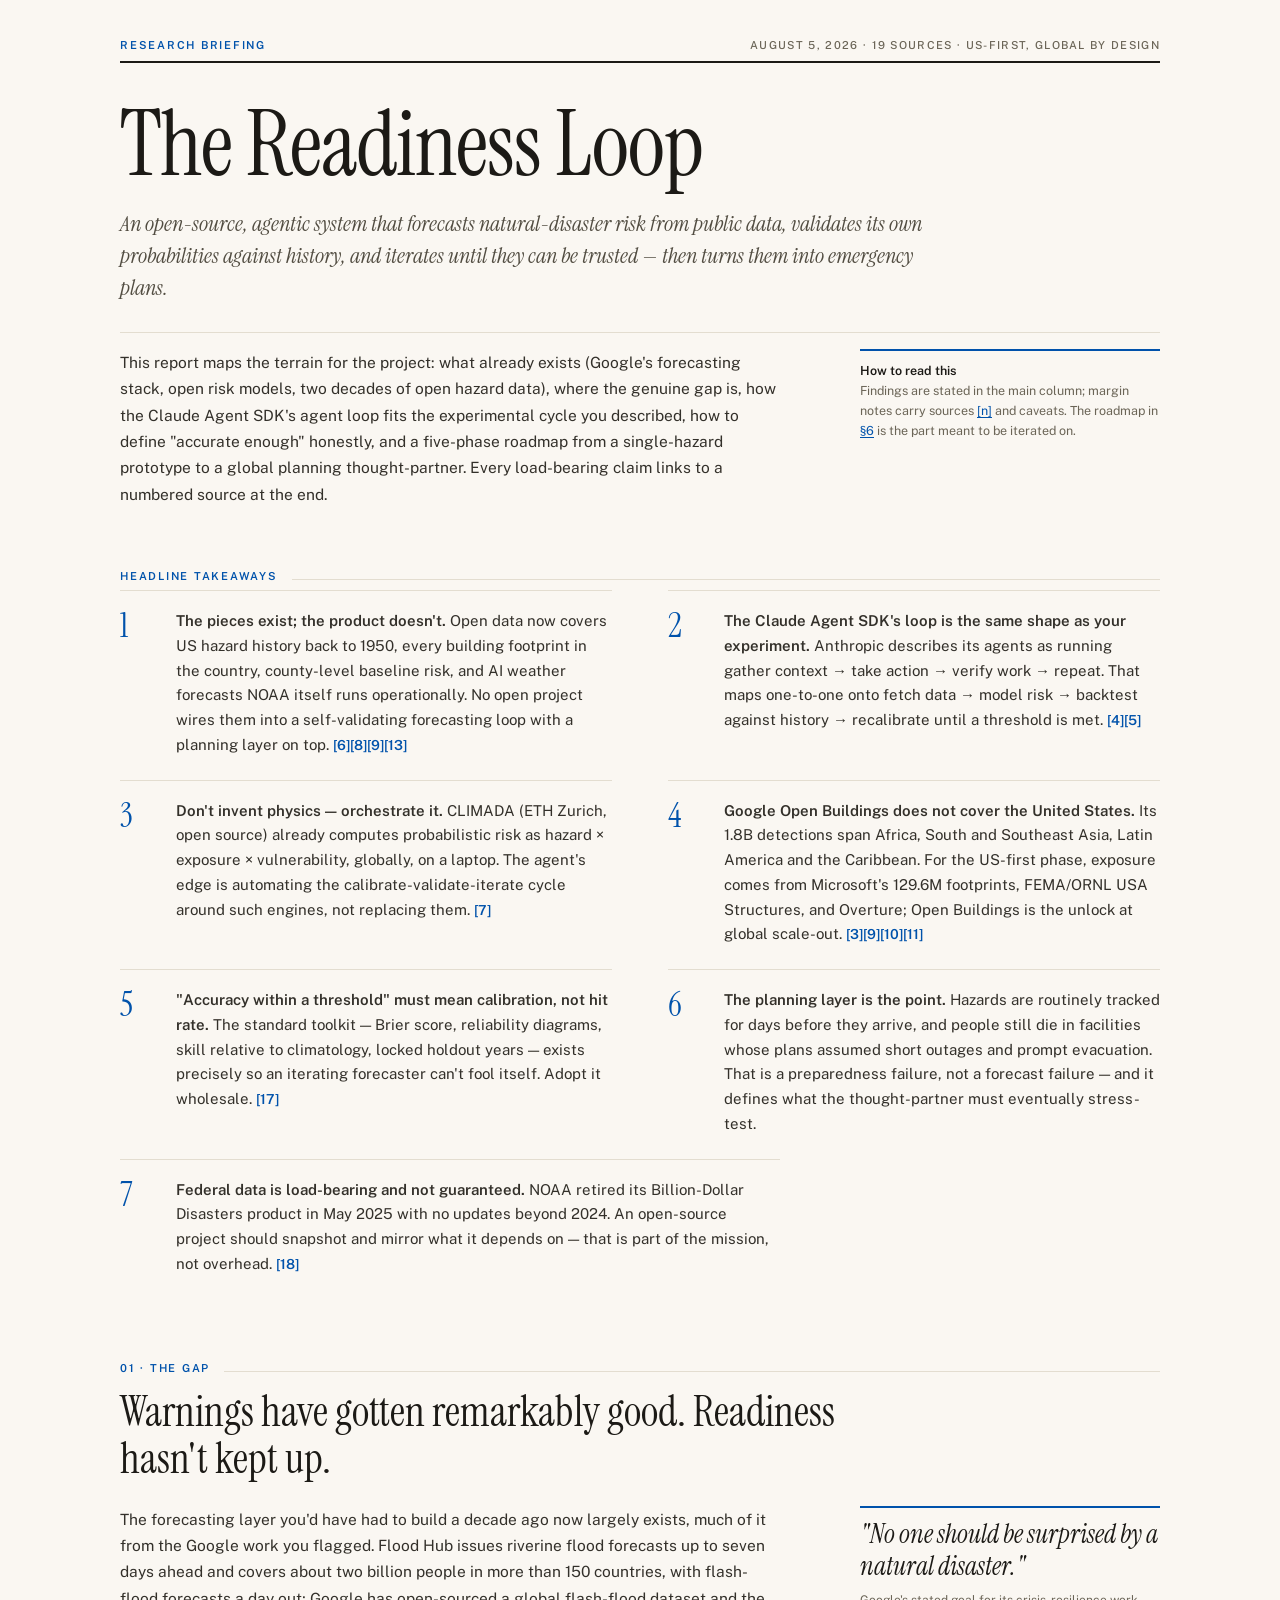
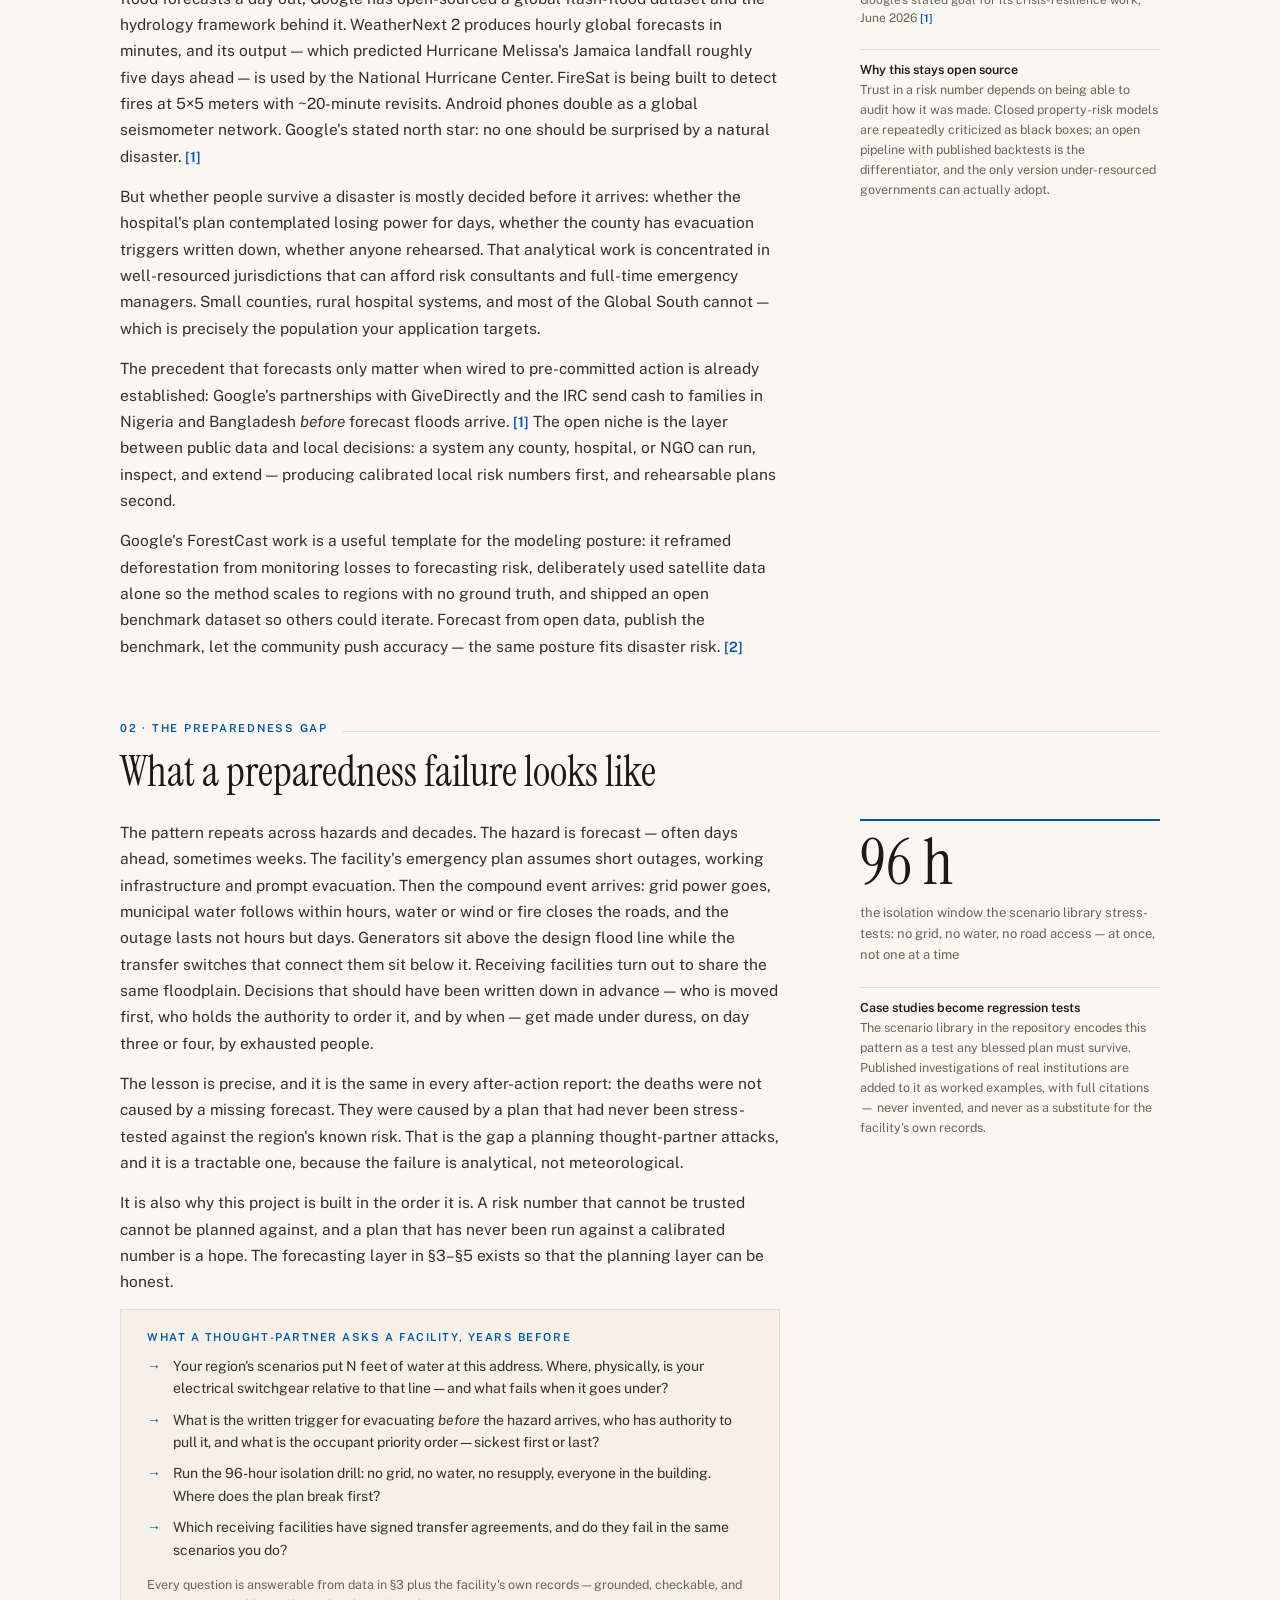
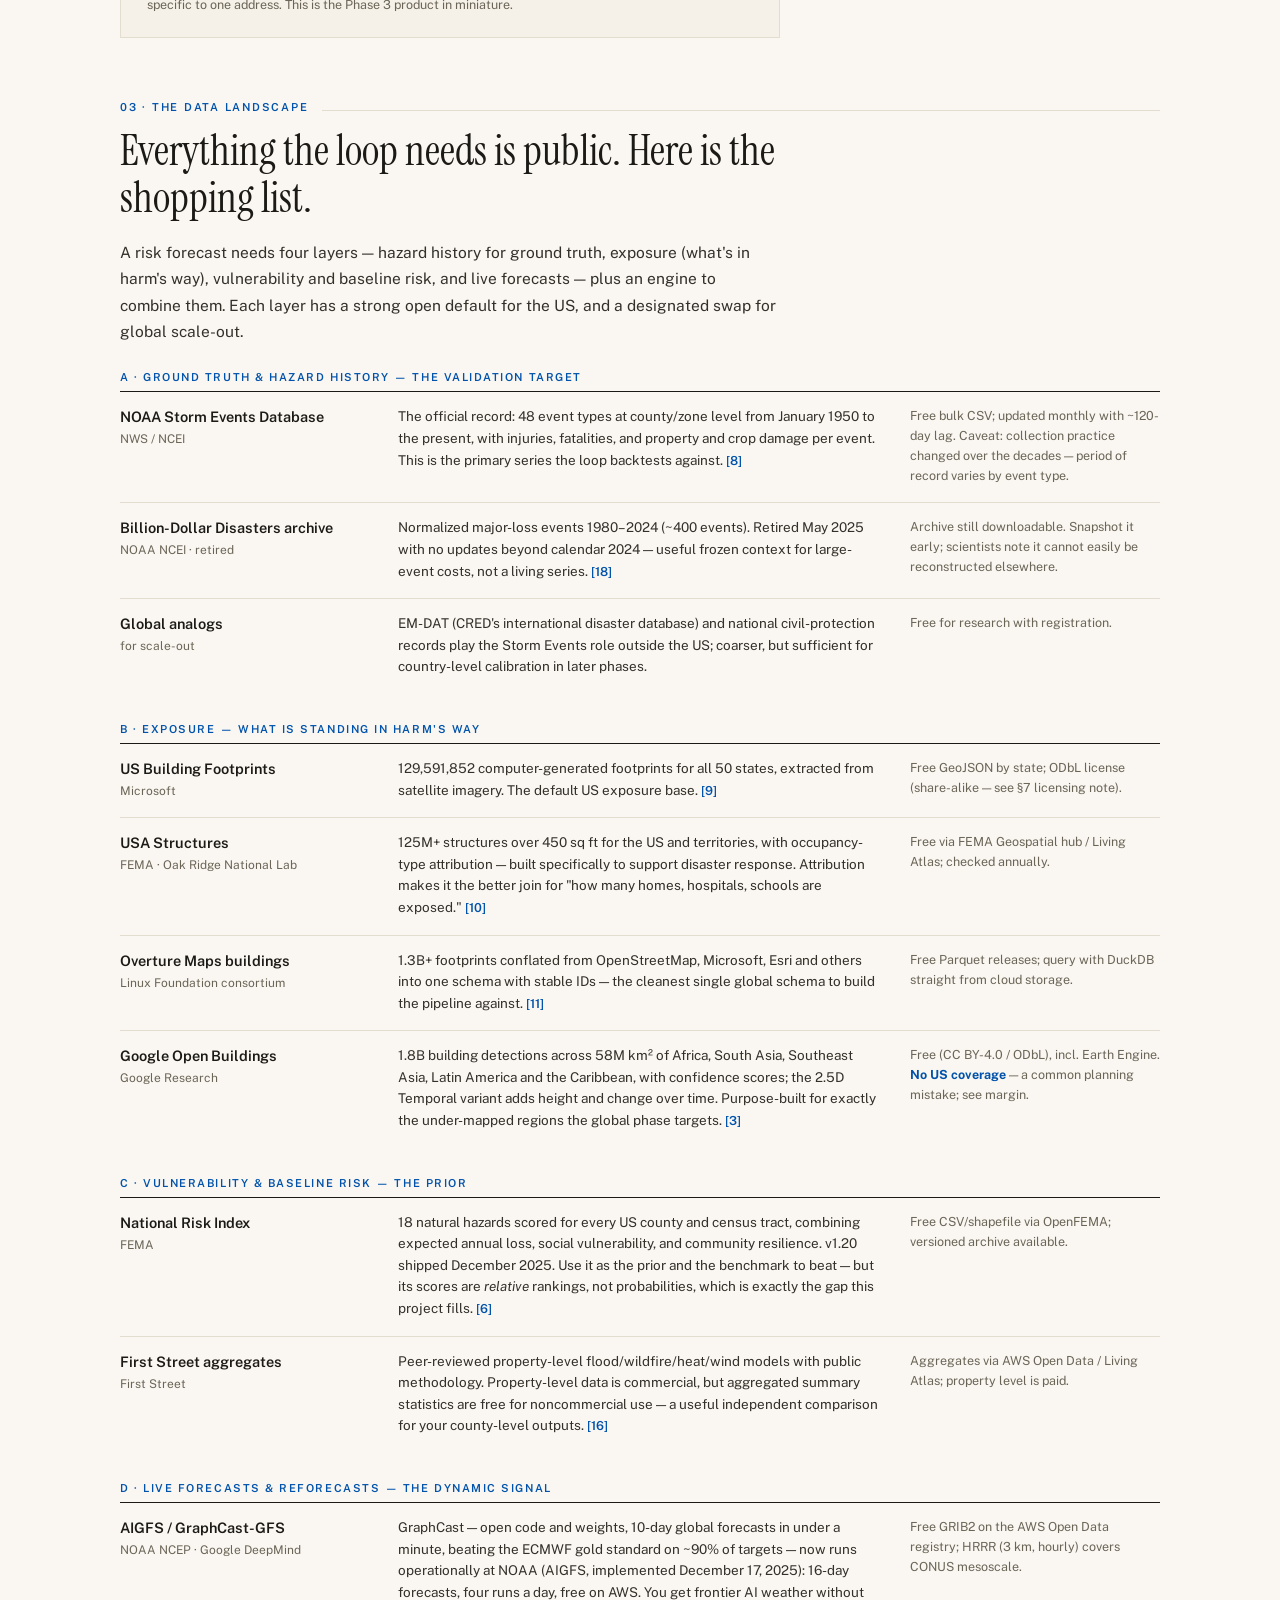
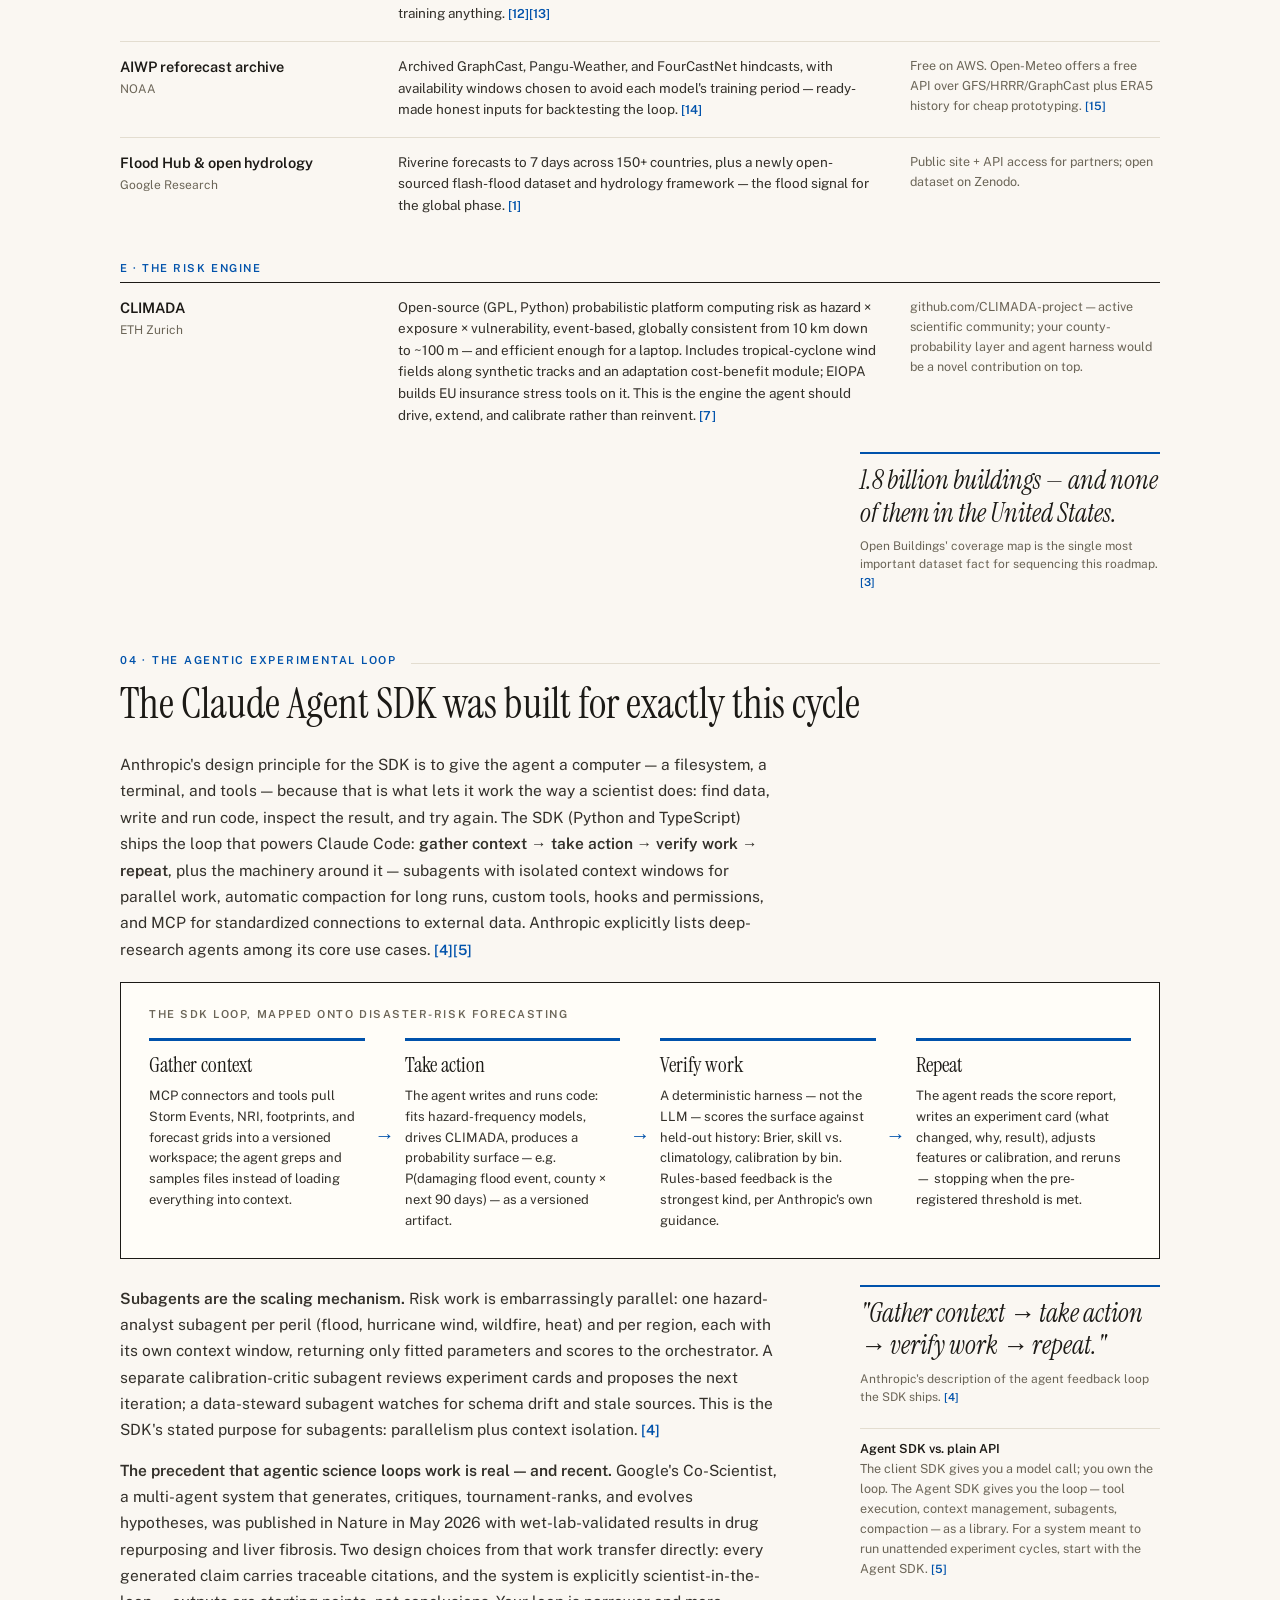
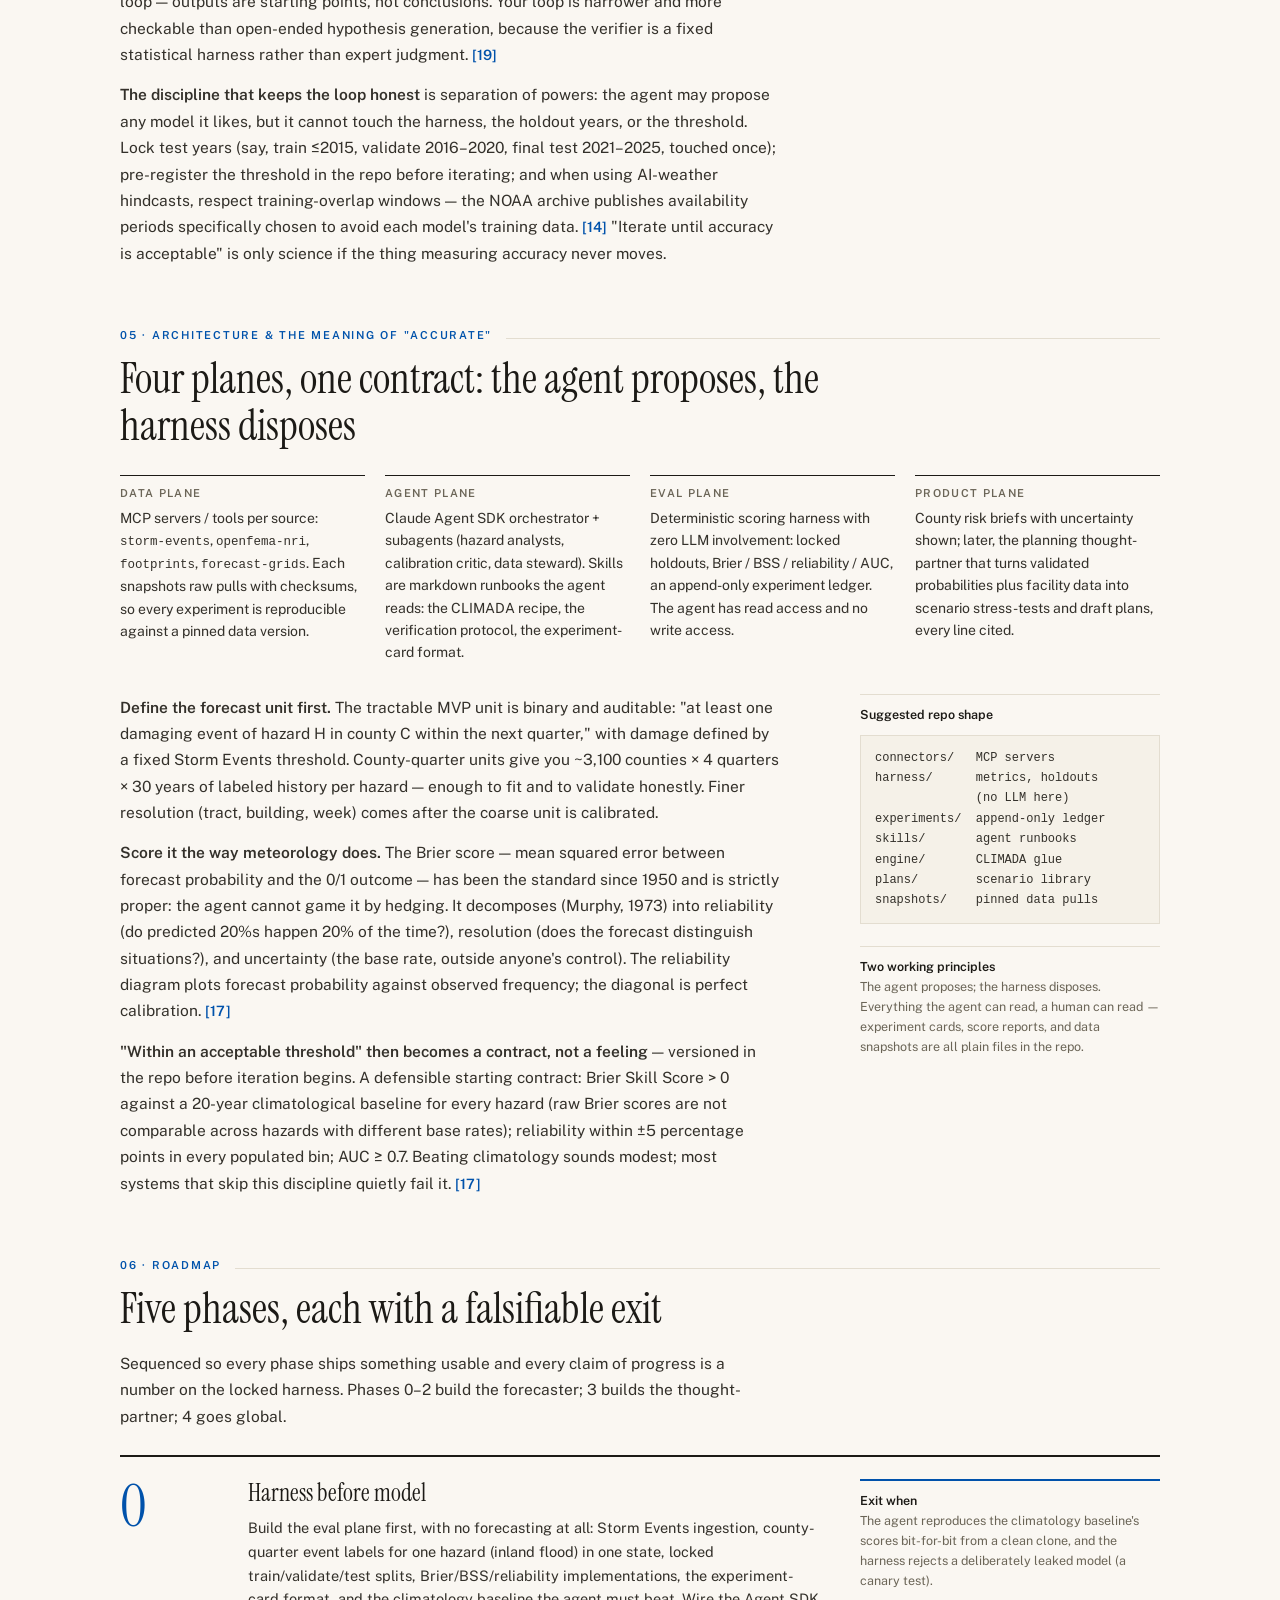
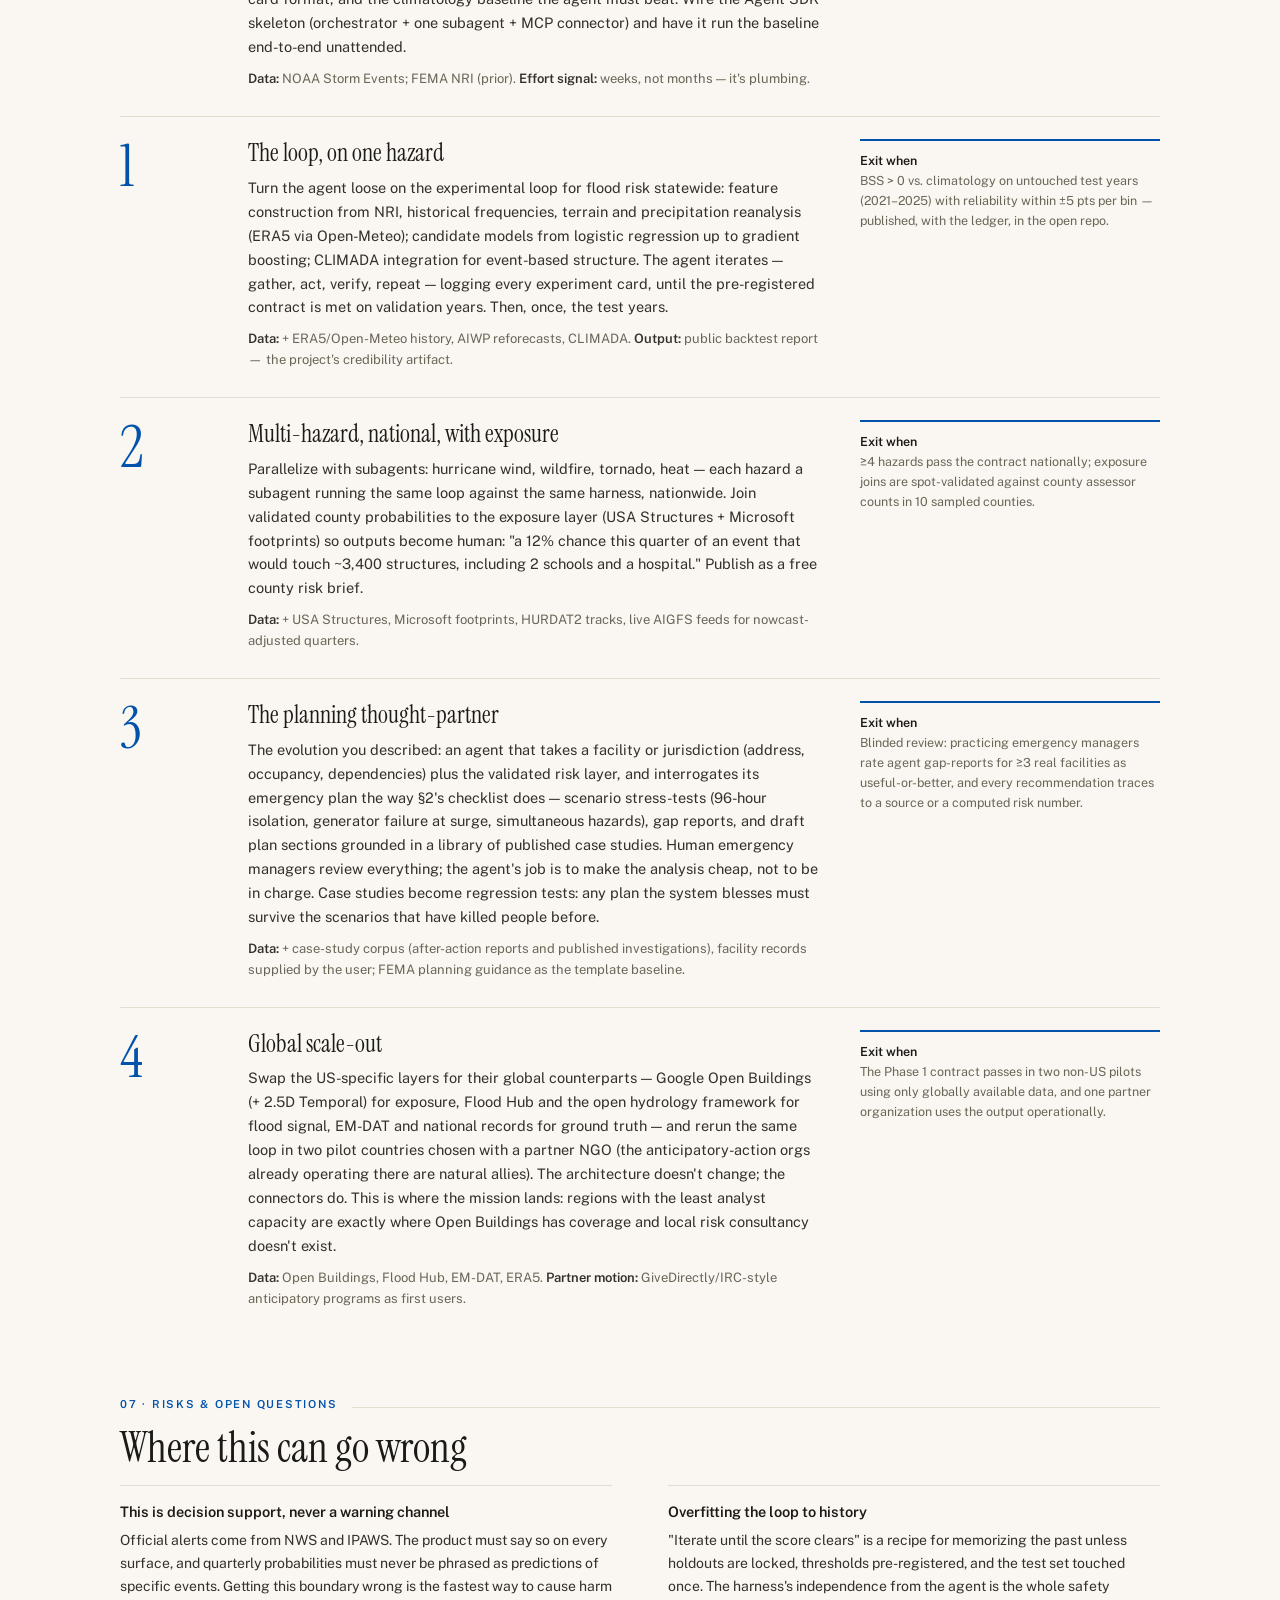
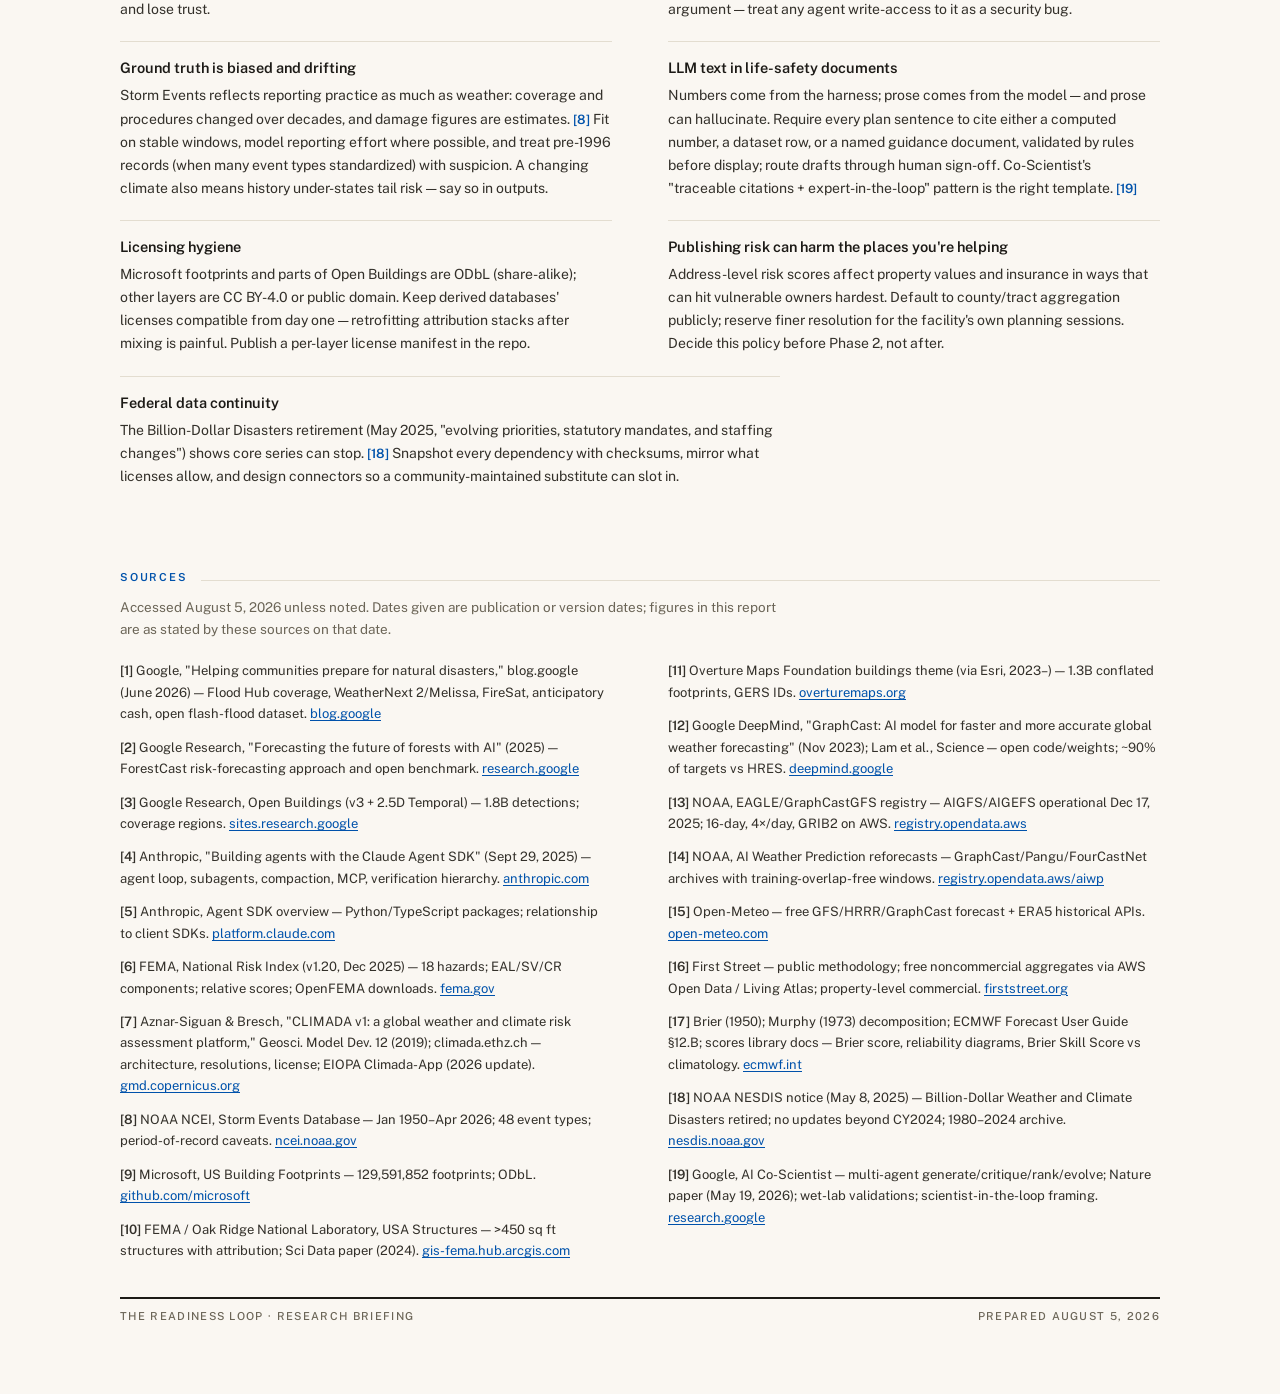
<file: report/index.html>
<!DOCTYPE html>
<html lang="en">
<head>
<meta name="viewport" content="width=device-width, initial-scale=1">
<meta charset="utf-8">
<title>The Readiness Loop — Research Report</title>
<link rel="preconnect" href="https://fonts.googleapis.com">
<link rel="preconnect" href="https://fonts.gstatic.com" crossorigin="anonymous">
<link href="https://fonts.googleapis.com/css2?family=Instrument+Serif:ital@0;1&amp;family=Public+Sans:ital,wght@0,400;0,500;0,600;0,700;1,400&amp;display=swap" rel="stylesheet">
<style>
html,body{margin:0;padding:0;background:#faf7f2;color:#1c1a16;font-family:'Public Sans',sans-serif;-webkit-font-smoothing:antialiased}
a{color:oklch(0.45 0.16 255);text-decoration-thickness:1px;text-underline-offset:2px}
a:hover{color:oklch(0.36 0.14 255)}
</style>
<meta name="description" content="Research briefing on an open-source agentic system that forecasts natural-disaster risk from public data, validates its own probabilities against history, and turns them into emergency plans.">
<meta name="color-scheme" content="light">
<meta property="og:title" content="The Readiness Loop — Research Report">
<meta property="og:description" content="Research briefing on an open-source agentic system that forecasts natural-disaster risk from public data, validates its own probabilities against history, and turns them into emergency plans.">
<meta property="og:type" content="article">
<style>
*,*::before,*::after{box-sizing:border-box}
html{scroll-behavior:smooth}
img,svg{max-width:100%;height:auto}
pre{overflow-x:auto}

/* The report is authored with inline styles, which outrank a stylesheet.
   These overrides are deliberately !important: they exist only to collapse
   fixed multi-column grids on narrow viewports, never to restyle the design. */
@media (max-width:1000px){
  .rl-cols-4{grid-template-columns:repeat(2,minmax(0,1fr))!important}
}
@media (max-width:900px){
  .rl-main-margin,.rl-datarow,.rl-phase{grid-template-columns:minmax(0,1fr)!important;gap:26px 0!important}
  .rl-phase>div:first-child{line-height:1!important}
  .rl-looprow{grid-template-columns:minmax(0,1fr)!important;gap:20px 0!important}
  .rl-looprow>div:nth-child(even){transform:rotate(90deg);padding:2px 0}
}
@media (max-width:760px){
  .rl-cols-2,.rl-cols-4{grid-template-columns:minmax(0,1fr)!important;gap:0!important}
  .rl-sources{columns:1!important}
  h1{font-size:clamp(40px,11vw,56px)!important}
  h2{font-size:31px!important}
}
@media (max-width:520px){
  header,section{padding-left:20px!important;padding-right:20px!important}
}

/* Citations are now real deep links; keep them unobtrusive in flowing text. */
a.rl-cite{white-space:nowrap;text-decoration:none;font-weight:600;font-size:0.92em}
a.rl-cite:hover{text-decoration:underline}
:target{scroll-margin-top:24px}

.rl-skip{position:absolute;left:-9999px;top:0;background:#1c1a16;color:#faf7f2;
  padding:10px 16px;z-index:10;font:600 13px/1 'Public Sans',sans-serif}
.rl-skip:focus{left:8px;top:8px;color:#faf7f2}

@media print{
  html,body{background:#fff}
  .rl-skip{display:none}
  section,header{page-break-inside:auto}
  aside,.rl-datarow{page-break-inside:avoid}
  a{color:#1c1a16!important;text-decoration:none}
}
</style>
</head>
<body>
<a class="rl-skip" href="#roadmap">Skip to the roadmap</a>
<div style="min-height:100vh;background:#faf7f2" data-screen-label="Research report">

<header data-screen-label="Masthead" style="max-width:1104px;margin:0 auto;padding:40px 32px 0">
  <div style="display:flex;justify-content:space-between;align-items:baseline;border-bottom:2px solid #1c1a16;padding-bottom:10px;gap:16px;flex-wrap:wrap">
    <span style="font:600 11px/1 'Public Sans',sans-serif;letter-spacing:0.16em;text-transform:uppercase;color:oklch(0.45 0.16 255)">Research briefing</span>
    <span style="font:500 11px/1 'Public Sans',sans-serif;letter-spacing:0.12em;text-transform:uppercase;color:#6b6557">August 5, 2026 · 19 sources · US-first, global by design</span>
  </div>
  <h1 style="font:400 clamp(56px,7vw,92px)/1.02 'Instrument Serif',serif;margin:36px 0 0;letter-spacing:-0.01em">The Readiness Loop</h1>
  <p style="font:400 22px/1.45 'Instrument Serif',serif;font-style:italic;color:#514c41;margin:18px 0 0;max-width:820px">An open-source, agentic system that forecasts natural-disaster risk from public data, validates its own probabilities against history, and iterates until they can be trusted — then turns them into emergency plans.</p>
  <div class="rl-main-margin" style="display:grid;grid-template-columns:minmax(0,1fr) 300px;gap:0 56px;margin-top:28px;padding-top:16px;border-top:1px solid #e3ddd0">
    <p style="font:400 15.5px/1.7 'Public Sans',sans-serif;color:#33302a;margin:0;max-width:660px">This report maps the terrain for the project: what already exists (Google's forecasting stack, open risk models, two decades of open hazard data), where the genuine gap is, how the Claude Agent SDK's agent loop fits the experimental cycle you described, how to define "accurate enough" honestly, and a five-phase roadmap from a single-hazard prototype to a global planning thought-partner. Every load-bearing claim links to a numbered source at the end.</p>
    <aside style="border-top:2px solid oklch(0.45 0.16 255);padding-top:10px;font:400 12.5px/1.6 'Public Sans',sans-serif;color:#6b6557">
      <strong style="color:#1c1a16;font-weight:600">How to read this</strong><br>
      Findings are stated in the main column; margin notes carry sources <a href="#sources">[n]</a> and caveats. The roadmap in <a href="#roadmap">§6</a> is the part meant to be iterated on.
    </aside>
  </div>
</header>

<section data-screen-label="Takeaways" style="max-width:1104px;margin:0 auto;padding:64px 32px 8px">
  <div style="display:flex;align-items:baseline;gap:14px">
    <span style="font:600 11px/1 'Public Sans',sans-serif;letter-spacing:0.16em;text-transform:uppercase;color:oklch(0.45 0.16 255)">Headline takeaways</span>
    <span style="flex:1;border-top:1px solid #e3ddd0"></span>
  </div>
  <div class="rl-cols-2" style="display:grid;grid-template-columns:repeat(2,minmax(0,1fr));gap:0 56px;margin-top:8px">
    <div class="rl-bullet" style="border-top:1px solid #e3ddd0;padding:18px 0 22px;display:grid;grid-template-columns:44px 1fr;gap:12px">
      <span style="font:400 34px/1 'Instrument Serif',serif;color:oklch(0.45 0.16 255)">1</span>
      <p style="font:400 15px/1.65 'Public Sans',sans-serif;color:#33302a;margin:0"><strong style="font-weight:600">The pieces exist; the product doesn't.</strong> Open data now covers US hazard history back to 1950, every building footprint in the country, county-level baseline risk, and AI weather forecasts NOAA itself runs operationally. No open project wires them into a self-validating forecasting loop with a planning layer on top. <a class="rl-cite" href="#src6" aria-label="Source 6">[6]</a><a class="rl-cite" href="#src8" aria-label="Source 8">[8]</a><a class="rl-cite" href="#src9" aria-label="Source 9">[9]</a><a class="rl-cite" href="#src13" aria-label="Source 13">[13]</a></p>
    </div>
    <div class="rl-bullet" style="border-top:1px solid #e3ddd0;padding:18px 0 22px;display:grid;grid-template-columns:44px 1fr;gap:12px">
      <span style="font:400 34px/1 'Instrument Serif',serif;color:oklch(0.45 0.16 255)">2</span>
      <p style="font:400 15px/1.65 'Public Sans',sans-serif;color:#33302a;margin:0"><strong style="font-weight:600">The Claude Agent SDK's loop is the same shape as your experiment.</strong> Anthropic describes its agents as running gather context → take action → verify work → repeat. That maps one-to-one onto fetch data → model risk → backtest against history → recalibrate until a threshold is met. <a class="rl-cite" href="#src4" aria-label="Source 4">[4]</a><a class="rl-cite" href="#src5" aria-label="Source 5">[5]</a></p>
    </div>
    <div class="rl-bullet" style="border-top:1px solid #e3ddd0;padding:18px 0 22px;display:grid;grid-template-columns:44px 1fr;gap:12px">
      <span style="font:400 34px/1 'Instrument Serif',serif;color:oklch(0.45 0.16 255)">3</span>
      <p style="font:400 15px/1.65 'Public Sans',sans-serif;color:#33302a;margin:0"><strong style="font-weight:600">Don't invent physics — orchestrate it.</strong> CLIMADA (ETH Zurich, open source) already computes probabilistic risk as hazard × exposure × vulnerability, globally, on a laptop. The agent's edge is automating the calibrate-validate-iterate cycle around such engines, not replacing them. <a class="rl-cite" href="#src7" aria-label="Source 7">[7]</a></p>
    </div>
    <div class="rl-bullet" style="border-top:1px solid #e3ddd0;padding:18px 0 22px;display:grid;grid-template-columns:44px 1fr;gap:12px">
      <span style="font:400 34px/1 'Instrument Serif',serif;color:oklch(0.45 0.16 255)">4</span>
      <p style="font:400 15px/1.65 'Public Sans',sans-serif;color:#33302a;margin:0"><strong style="font-weight:600">Google Open Buildings does not cover the United States.</strong> Its 1.8B detections span Africa, South and Southeast Asia, Latin America and the Caribbean. For the US-first phase, exposure comes from Microsoft's 129.6M footprints, FEMA/ORNL USA Structures, and Overture; Open Buildings is the unlock at global scale-out. <a class="rl-cite" href="#src3" aria-label="Source 3">[3]</a><a class="rl-cite" href="#src9" aria-label="Source 9">[9]</a><a class="rl-cite" href="#src10" aria-label="Source 10">[10]</a><a class="rl-cite" href="#src11" aria-label="Source 11">[11]</a></p>
    </div>
    <div class="rl-bullet" style="border-top:1px solid #e3ddd0;padding:18px 0 22px;display:grid;grid-template-columns:44px 1fr;gap:12px">
      <span style="font:400 34px/1 'Instrument Serif',serif;color:oklch(0.45 0.16 255)">5</span>
      <p style="font:400 15px/1.65 'Public Sans',sans-serif;color:#33302a;margin:0"><strong style="font-weight:600">"Accuracy within a threshold" must mean calibration, not hit rate.</strong> The standard toolkit — Brier score, reliability diagrams, skill relative to climatology, locked holdout years — exists precisely so an iterating forecaster can't fool itself. Adopt it wholesale. <a class="rl-cite" href="#src17" aria-label="Source 17">[17]</a></p>
    </div>
    <div class="rl-bullet" style="border-top:1px solid #e3ddd0;padding:18px 0 22px;display:grid;grid-template-columns:44px 1fr;gap:12px">
      <span style="font:400 34px/1 'Instrument Serif',serif;color:oklch(0.45 0.16 255)">6</span>
      <p style="font:400 15px/1.65 'Public Sans',sans-serif;color:#33302a;margin:0"><strong style="font-weight:600">The planning layer is the point.</strong> Hazards are routinely tracked for days before they arrive, and people still die in facilities whose plans assumed short outages and prompt evacuation. That is a preparedness failure, not a forecast failure — and it defines what the thought-partner must eventually stress-test.</p>
    </div>
    <div class="rl-bullet" style="border-top:1px solid #e3ddd0;padding:18px 0 22px;display:grid;grid-template-columns:44px 1fr;gap:12px;grid-column:1 / -1;max-width:660px">
      <span style="font:400 34px/1 'Instrument Serif',serif;color:oklch(0.45 0.16 255)">7</span>
      <p style="font:400 15px/1.65 'Public Sans',sans-serif;color:#33302a;margin:0"><strong style="font-weight:600">Federal data is load-bearing and not guaranteed.</strong> NOAA retired its Billion-Dollar Disasters product in May 2025 with no updates beyond 2024. An open-source project should snapshot and mirror what it depends on — that is part of the mission, not overhead. <a class="rl-cite" href="#src18" aria-label="Source 18">[18]</a></p>
    </div>
  </div>
</section>

<section data-screen-label="01 The gap" style="max-width:1104px;margin:0 auto;padding:56px 32px 8px">
  <div style="display:flex;align-items:baseline;gap:14px">
    <span style="font:600 11px/1 'Public Sans',sans-serif;letter-spacing:0.16em;text-transform:uppercase;color:oklch(0.45 0.16 255)">01 · The gap</span>
    <span style="flex:1;border-top:1px solid #e3ddd0"></span>
  </div>
  <h2 style="font:400 42px/1.12 'Instrument Serif',serif;margin:14px 0 0;max-width:760px">Warnings have gotten remarkably good. Readiness hasn't kept up.</h2>
  <div class="rl-main-margin" style="display:grid;grid-template-columns:minmax(0,1fr) 300px;gap:0 56px;margin-top:24px">
    <div style="max-width:660px">
      <p style="font:400 15.5px/1.7 'Public Sans',sans-serif;color:#33302a;margin:0 0 14px">The forecasting layer you'd have had to build a decade ago now largely exists, much of it from the Google work you flagged. Flood Hub issues riverine flood forecasts up to seven days ahead and covers about two billion people in more than 150 countries, with flash-flood forecasts a day out; Google has open-sourced a global flash-flood dataset and the hydrology framework behind it. WeatherNext 2 produces hourly global forecasts in minutes, and its output — which predicted Hurricane Melissa's Jamaica landfall roughly five days ahead — is used by the National Hurricane Center. FireSat is being built to detect fires at 5×5 meters with ~20-minute revisits. Android phones double as a global seismometer network. Google's stated north star: no one should be surprised by a natural disaster. <a class="rl-cite" href="#src1" aria-label="Source 1">[1]</a></p>
      <p style="font:400 15.5px/1.7 'Public Sans',sans-serif;color:#33302a;margin:0 0 14px">But whether people survive a disaster is mostly decided before it arrives: whether the hospital's plan contemplated losing power for days, whether the county has evacuation triggers written down, whether anyone rehearsed. That analytical work is concentrated in well-resourced jurisdictions that can afford risk consultants and full-time emergency managers. Small counties, rural hospital systems, and most of the Global South cannot — which is precisely the population your application targets.</p>
      <p style="font:400 15.5px/1.7 'Public Sans',sans-serif;color:#33302a;margin:0 0 14px">The precedent that forecasts only matter when wired to pre-committed action is already established: Google's partnerships with GiveDirectly and the IRC send cash to families in Nigeria and Bangladesh <em>before</em> forecast floods arrive. <a class="rl-cite" href="#src1" aria-label="Source 1">[1]</a> The open niche is the layer between public data and local decisions: a system any county, hospital, or NGO can run, inspect, and extend — producing calibrated local risk numbers first, and rehearsable plans second.</p>
      <p style="font:400 15.5px/1.7 'Public Sans',sans-serif;color:#33302a;margin:0">Google's ForestCast work is a useful template for the modeling posture: it reframed deforestation from monitoring losses to forecasting risk, deliberately used satellite data alone so the method scales to regions with no ground truth, and shipped an open benchmark dataset so others could iterate. Forecast from open data, publish the benchmark, let the community push accuracy — the same posture fits disaster risk. <a class="rl-cite" href="#src2" aria-label="Source 2">[2]</a></p>
    </div>
    <div style="display:grid;gap:22px;align-content:start">
      <aside style="border-top:2px solid oklch(0.45 0.16 255);padding-top:10px">
        <p style="font:400 26px/1.25 'Instrument Serif',serif;font-style:italic;margin:0;color:#1c1a16">"No one should be surprised by a natural disaster."</p>
        <p style="font:400 12px/1.5 'Public Sans',sans-serif;color:#6b6557;margin:8px 0 0">Google's stated goal for its crisis-resilience work, June 2026 <a class="rl-cite" href="#src1" aria-label="Source 1">[1]</a></p>
      </aside>
      <aside style="border-top:1px solid #e3ddd0;padding-top:10px;font:400 12.5px/1.6 'Public Sans',sans-serif;color:#6b6557">
        <strong style="color:#1c1a16;font-weight:600">Why this stays open source</strong><br>
        Trust in a risk number depends on being able to audit how it was made. Closed property-risk models are repeatedly criticized as black boxes; an open pipeline with published backtests is the differentiator, and the only version under-resourced governments can actually adopt.
      </aside>
    </div>
  </div>
</section>

<section data-screen-label="02 The preparedness gap" style="max-width:1104px;margin:0 auto;padding:56px 32px 8px">
  <div style="display:flex;align-items:baseline;gap:14px">
    <span style="font:600 11px/1 'Public Sans',sans-serif;letter-spacing:0.16em;text-transform:uppercase;color:oklch(0.45 0.16 255)">02 · The preparedness gap</span>
    <span style="flex:1;border-top:1px solid #e3ddd0"></span>
  </div>
  <h2 style="font:400 42px/1.12 'Instrument Serif',serif;margin:14px 0 0;max-width:760px">What a preparedness failure looks like</h2>
  <div class="rl-main-margin" style="display:grid;grid-template-columns:minmax(0,1fr) 300px;gap:0 56px;margin-top:24px">
    <div style="max-width:660px">
      <p style="font:400 15.5px/1.7 'Public Sans',sans-serif;color:#33302a;margin:0 0 14px">The pattern repeats across hazards and decades. The hazard is forecast — often days ahead, sometimes weeks. The facility's emergency plan assumes short outages, working infrastructure and prompt evacuation. Then the compound event arrives: grid power goes, municipal water follows within hours, water or wind or fire closes the roads, and the outage lasts not hours but days. Generators sit above the design flood line while the transfer switches that connect them sit below it. Receiving facilities turn out to share the same floodplain. Decisions that should have been written down in advance — who is moved first, who holds the authority to order it, and by when — get made under duress, on day three or four, by exhausted people.</p>
      <p style="font:400 15.5px/1.7 'Public Sans',sans-serif;color:#33302a;margin:0 0 14px">The lesson is precise, and it is the same in every after-action report: the deaths were not caused by a missing forecast. They were caused by a plan that had never been stress-tested against the region's known risk. That is the gap a planning thought-partner attacks, and it is a tractable one, because the failure is analytical, not meteorological.</p>
      <p style="font:400 15.5px/1.7 'Public Sans',sans-serif;color:#33302a;margin:0 0 14px">It is also why this project is built in the order it is. A risk number that cannot be trusted cannot be planned against, and a plan that has never been run against a calibrated number is a hope. The forecasting layer in §3–§5 exists so that the planning layer can be honest.</p>
      <div style="border:1px solid #e3ddd0;background:#f5f1e8;padding:22px 26px;margin-top:8px">
        <p style="font:600 11px/1 'Public Sans',sans-serif;letter-spacing:0.14em;text-transform:uppercase;color:oklch(0.45 0.16 255);margin:0 0 12px">What a thought-partner asks a facility, years before</p>
        <div style="display:grid;gap:9px;font:400 14px/1.6 'Public Sans',sans-serif;color:#33302a">
          <div class="rl-bullet" style="display:grid;grid-template-columns:18px 1fr;gap:8px"><span style="color:oklch(0.45 0.16 255)">→</span><span>Your region's scenarios put N feet of water at this address. Where, physically, is your electrical switchgear relative to that line — and what fails when it goes under?</span></div>
          <div class="rl-bullet" style="display:grid;grid-template-columns:18px 1fr;gap:8px"><span style="color:oklch(0.45 0.16 255)">→</span><span>What is the written trigger for evacuating <em>before</em> the hazard arrives, who has authority to pull it, and what is the occupant priority order — sickest first or last?</span></div>
          <div class="rl-bullet" style="display:grid;grid-template-columns:18px 1fr;gap:8px"><span style="color:oklch(0.45 0.16 255)">→</span><span>Run the 96-hour isolation drill: no grid, no water, no resupply, everyone in the building. Where does the plan break first?</span></div>
          <div class="rl-bullet" style="display:grid;grid-template-columns:18px 1fr;gap:8px"><span style="color:oklch(0.45 0.16 255)">→</span><span>Which receiving facilities have signed transfer agreements, and do they fail in the same scenarios you do?</span></div>
        </div>
        <p style="font:400 12.5px/1.6 'Public Sans',sans-serif;color:#6b6557;margin:14px 0 0">Every question is answerable from data in §3 plus the facility's own records — grounded, checkable, and specific to one address. This is the Phase 3 product in miniature.</p>
      </div>
    </div>
    <div style="display:grid;gap:22px;align-content:start">
      <aside style="border-top:2px solid oklch(0.45 0.16 255);padding-top:10px">
        <p style="font:400 64px/1 'Instrument Serif',serif;margin:0;color:#1c1a16">96 h</p>
        <p style="font:400 13px/1.6 'Public Sans',sans-serif;color:#6b6557;margin:8px 0 0">the isolation window the scenario library stress-tests: no grid, no water, no road access — at once, not one at a time</p>
      </aside>
      <aside style="border-top:1px solid #e3ddd0;padding-top:10px;font:400 12.5px/1.6 'Public Sans',sans-serif;color:#6b6557">
        <strong style="color:#1c1a16;font-weight:600">Case studies become regression tests</strong><br>
        The scenario library in the repository encodes this pattern as a test any blessed plan must survive. Published investigations of real institutions are added to it as worked examples, with full citations — never invented, and never as a substitute for the facility's own records.
      </aside>
    </div>
  </div>
</section>

<section data-screen-label="03 Data landscape" style="max-width:1104px;margin:0 auto;padding:56px 32px 8px">
  <div style="display:flex;align-items:baseline;gap:14px">
    <span style="font:600 11px/1 'Public Sans',sans-serif;letter-spacing:0.16em;text-transform:uppercase;color:oklch(0.45 0.16 255)">03 · The data landscape</span>
    <span style="flex:1;border-top:1px solid #e3ddd0"></span>
  </div>
  <h2 style="font:400 42px/1.12 'Instrument Serif',serif;margin:14px 0 0;max-width:760px">Everything the loop needs is public. Here is the shopping list.</h2>
  <p style="font:400 15.5px/1.7 'Public Sans',sans-serif;color:#33302a;margin:18px 0 0;max-width:660px">A risk forecast needs four layers — hazard history for ground truth, exposure (what's in harm's way), vulnerability and baseline risk, and live forecasts — plus an engine to combine them. Each layer has a strong open default for the US, and a designated swap for global scale-out.</p>

  <div style="margin-top:28px">
    <p style="font:600 11px/1 'Public Sans',sans-serif;letter-spacing:0.14em;text-transform:uppercase;color:oklch(0.45 0.16 255);margin:0 0 2px">A · Ground truth &amp; hazard history — the validation target</p>
    <div class="rl-datarow" style="display:grid;grid-template-columns:250px minmax(0,1fr) 250px;gap:0 28px;border-top:1px solid #1c1a16;padding:14px 0 16px;margin-top:8px">
      <div style="font:600 14.5px/1.45 'Public Sans',sans-serif">NOAA Storm Events Database<div style="font:400 12px/1.5 'Public Sans',sans-serif;color:#6b6557;margin-top:3px">NWS / NCEI</div></div>
      <div style="font:400 13.5px/1.6 'Public Sans',sans-serif;color:#33302a">The official record: 48 event types at county/zone level from January 1950 to the present, with injuries, fatalities, and property and crop damage per event. This is the primary series the loop backtests against. <a class="rl-cite" href="#src8" aria-label="Source 8">[8]</a></div>
      <div style="font:400 12.5px/1.6 'Public Sans',sans-serif;color:#6b6557">Free bulk CSV; updated monthly with ~120-day lag. Caveat: collection practice changed over the decades — period of record varies by event type.</div>
    </div>
    <div class="rl-datarow" style="display:grid;grid-template-columns:250px minmax(0,1fr) 250px;gap:0 28px;border-top:1px solid #e3ddd0;padding:14px 0 16px">
      <div style="font:600 14.5px/1.45 'Public Sans',sans-serif">Billion-Dollar Disasters archive<div style="font:400 12px/1.5 'Public Sans',sans-serif;color:#6b6557;margin-top:3px">NOAA NCEI · retired</div></div>
      <div style="font:400 13.5px/1.6 'Public Sans',sans-serif;color:#33302a">Normalized major-loss events 1980–2024 (~400 events). Retired May 2025 with no updates beyond calendar 2024 — useful frozen context for large-event costs, not a living series. <a class="rl-cite" href="#src18" aria-label="Source 18">[18]</a></div>
      <div style="font:400 12.5px/1.6 'Public Sans',sans-serif;color:#6b6557">Archive still downloadable. Snapshot it early; scientists note it cannot easily be reconstructed elsewhere.</div>
    </div>
    <div class="rl-datarow" style="display:grid;grid-template-columns:250px minmax(0,1fr) 250px;gap:0 28px;border-top:1px solid #e3ddd0;padding:14px 0 16px">
      <div style="font:600 14.5px/1.45 'Public Sans',sans-serif">Global analogs<div style="font:400 12px/1.5 'Public Sans',sans-serif;color:#6b6557;margin-top:3px">for scale-out</div></div>
      <div style="font:400 13.5px/1.6 'Public Sans',sans-serif;color:#33302a">EM-DAT (CRED's international disaster database) and national civil-protection records play the Storm Events role outside the US; coarser, but sufficient for country-level calibration in later phases.</div>
      <div style="font:400 12.5px/1.6 'Public Sans',sans-serif;color:#6b6557">Free for research with registration.</div>
    </div>
  </div>

  <div style="margin-top:30px">
    <p style="font:600 11px/1 'Public Sans',sans-serif;letter-spacing:0.14em;text-transform:uppercase;color:oklch(0.45 0.16 255);margin:0 0 2px">B · Exposure — what is standing in harm's way</p>
    <div class="rl-datarow" style="display:grid;grid-template-columns:250px minmax(0,1fr) 250px;gap:0 28px;border-top:1px solid #1c1a16;padding:14px 0 16px;margin-top:8px">
      <div style="font:600 14.5px/1.45 'Public Sans',sans-serif">US Building Footprints<div style="font:400 12px/1.5 'Public Sans',sans-serif;color:#6b6557;margin-top:3px">Microsoft</div></div>
      <div style="font:400 13.5px/1.6 'Public Sans',sans-serif;color:#33302a">129,591,852 computer-generated footprints for all 50 states, extracted from satellite imagery. The default US exposure base. <a class="rl-cite" href="#src9" aria-label="Source 9">[9]</a></div>
      <div style="font:400 12.5px/1.6 'Public Sans',sans-serif;color:#6b6557">Free GeoJSON by state; ODbL license (share-alike — see §7 licensing note).</div>
    </div>
    <div class="rl-datarow" style="display:grid;grid-template-columns:250px minmax(0,1fr) 250px;gap:0 28px;border-top:1px solid #e3ddd0;padding:14px 0 16px">
      <div style="font:600 14.5px/1.45 'Public Sans',sans-serif">USA Structures<div style="font:400 12px/1.5 'Public Sans',sans-serif;color:#6b6557;margin-top:3px">FEMA · Oak Ridge National Lab</div></div>
      <div style="font:400 13.5px/1.6 'Public Sans',sans-serif;color:#33302a">125M+ structures over 450 sq ft for the US and territories, with occupancy-type attribution — built specifically to support disaster response. Attribution makes it the better join for "how many homes, hospitals, schools are exposed." <a class="rl-cite" href="#src10" aria-label="Source 10">[10]</a></div>
      <div style="font:400 12.5px/1.6 'Public Sans',sans-serif;color:#6b6557">Free via FEMA Geospatial hub / Living Atlas; checked annually.</div>
    </div>
    <div class="rl-datarow" style="display:grid;grid-template-columns:250px minmax(0,1fr) 250px;gap:0 28px;border-top:1px solid #e3ddd0;padding:14px 0 16px">
      <div style="font:600 14.5px/1.45 'Public Sans',sans-serif">Overture Maps buildings<div style="font:400 12px/1.5 'Public Sans',sans-serif;color:#6b6557;margin-top:3px">Linux Foundation consortium</div></div>
      <div style="font:400 13.5px/1.6 'Public Sans',sans-serif;color:#33302a">1.3B+ footprints conflated from OpenStreetMap, Microsoft, Esri and others into one schema with stable IDs — the cleanest single global schema to build the pipeline against. <a class="rl-cite" href="#src11" aria-label="Source 11">[11]</a></div>
      <div style="font:400 12.5px/1.6 'Public Sans',sans-serif;color:#6b6557">Free Parquet releases; query with DuckDB straight from cloud storage.</div>
    </div>
    <div class="rl-datarow" style="display:grid;grid-template-columns:250px minmax(0,1fr) 250px;gap:0 28px;border-top:1px solid #e3ddd0;padding:14px 0 16px">
      <div style="font:600 14.5px/1.45 'Public Sans',sans-serif">Google Open Buildings<div style="font:400 12px/1.5 'Public Sans',sans-serif;color:#6b6557;margin-top:3px">Google Research</div></div>
      <div style="font:400 13.5px/1.6 'Public Sans',sans-serif;color:#33302a">1.8B building detections across 58M km² of Africa, South Asia, Southeast Asia, Latin America and the Caribbean, with confidence scores; the 2.5D Temporal variant adds height and change over time. Purpose-built for exactly the under-mapped regions the global phase targets. <a class="rl-cite" href="#src3" aria-label="Source 3">[3]</a></div>
      <div style="font:400 12.5px/1.6 'Public Sans',sans-serif;color:#6b6557">Free (CC BY-4.0 / ODbL), incl. Earth Engine. <strong style="color:oklch(0.45 0.16 255)">No US coverage</strong> — a common planning mistake; see margin.</div>
    </div>
  </div>

  <div style="margin-top:30px">
    <p style="font:600 11px/1 'Public Sans',sans-serif;letter-spacing:0.14em;text-transform:uppercase;color:oklch(0.45 0.16 255);margin:0 0 2px">C · Vulnerability &amp; baseline risk — the prior</p>
    <div class="rl-datarow" style="display:grid;grid-template-columns:250px minmax(0,1fr) 250px;gap:0 28px;border-top:1px solid #1c1a16;padding:14px 0 16px;margin-top:8px">
      <div style="font:600 14.5px/1.45 'Public Sans',sans-serif">National Risk Index<div style="font:400 12px/1.5 'Public Sans',sans-serif;color:#6b6557;margin-top:3px">FEMA</div></div>
      <div style="font:400 13.5px/1.6 'Public Sans',sans-serif;color:#33302a">18 natural hazards scored for every US county and census tract, combining expected annual loss, social vulnerability, and community resilience. v1.20 shipped December 2025. Use it as the prior and the benchmark to beat — but its scores are <em>relative</em> rankings, not probabilities, which is exactly the gap this project fills. <a class="rl-cite" href="#src6" aria-label="Source 6">[6]</a></div>
      <div style="font:400 12.5px/1.6 'Public Sans',sans-serif;color:#6b6557">Free CSV/shapefile via OpenFEMA; versioned archive available.</div>
    </div>
    <div class="rl-datarow" style="display:grid;grid-template-columns:250px minmax(0,1fr) 250px;gap:0 28px;border-top:1px solid #e3ddd0;padding:14px 0 16px">
      <div style="font:600 14.5px/1.45 'Public Sans',sans-serif">First Street aggregates<div style="font:400 12px/1.5 'Public Sans',sans-serif;color:#6b6557;margin-top:3px">First Street</div></div>
      <div style="font:400 13.5px/1.6 'Public Sans',sans-serif;color:#33302a">Peer-reviewed property-level flood/wildfire/heat/wind models with public methodology. Property-level data is commercial, but aggregated summary statistics are free for noncommercial use — a useful independent comparison for your county-level outputs. <a class="rl-cite" href="#src16" aria-label="Source 16">[16]</a></div>
      <div style="font:400 12.5px/1.6 'Public Sans',sans-serif;color:#6b6557">Aggregates via AWS Open Data / Living Atlas; property level is paid.</div>
    </div>
  </div>

  <div style="margin-top:30px">
    <p style="font:600 11px/1 'Public Sans',sans-serif;letter-spacing:0.14em;text-transform:uppercase;color:oklch(0.45 0.16 255);margin:0 0 2px">D · Live forecasts &amp; reforecasts — the dynamic signal</p>
    <div class="rl-datarow" style="display:grid;grid-template-columns:250px minmax(0,1fr) 250px;gap:0 28px;border-top:1px solid #1c1a16;padding:14px 0 16px;margin-top:8px">
      <div style="font:600 14.5px/1.45 'Public Sans',sans-serif">AIGFS / GraphCast-GFS<div style="font:400 12px/1.5 'Public Sans',sans-serif;color:#6b6557;margin-top:3px">NOAA NCEP · Google DeepMind</div></div>
      <div style="font:400 13.5px/1.6 'Public Sans',sans-serif;color:#33302a">GraphCast — open code and weights, 10-day global forecasts in under a minute, beating the ECMWF gold standard on ~90% of targets — now runs operationally at NOAA (AIGFS, implemented December 17, 2025): 16-day forecasts, four runs a day, free on AWS. You get frontier AI weather without training anything. <a class="rl-cite" href="#src12" aria-label="Source 12">[12]</a><a class="rl-cite" href="#src13" aria-label="Source 13">[13]</a></div>
      <div style="font:400 12.5px/1.6 'Public Sans',sans-serif;color:#6b6557">Free GRIB2 on the AWS Open Data registry; HRRR (3 km, hourly) covers CONUS mesoscale.</div>
    </div>
    <div class="rl-datarow" style="display:grid;grid-template-columns:250px minmax(0,1fr) 250px;gap:0 28px;border-top:1px solid #e3ddd0;padding:14px 0 16px">
      <div style="font:600 14.5px/1.45 'Public Sans',sans-serif">AIWP reforecast archive<div style="font:400 12px/1.5 'Public Sans',sans-serif;color:#6b6557;margin-top:3px">NOAA</div></div>
      <div style="font:400 13.5px/1.6 'Public Sans',sans-serif;color:#33302a">Archived GraphCast, Pangu-Weather, and FourCastNet hindcasts, with availability windows chosen to avoid each model's training period — ready-made honest inputs for backtesting the loop. <a class="rl-cite" href="#src14" aria-label="Source 14">[14]</a></div>
      <div style="font:400 12.5px/1.6 'Public Sans',sans-serif;color:#6b6557">Free on AWS. Open-Meteo offers a free API over GFS/HRRR/GraphCast plus ERA5 history for cheap prototyping. <a class="rl-cite" href="#src15" aria-label="Source 15">[15]</a></div>
    </div>
    <div class="rl-datarow" style="display:grid;grid-template-columns:250px minmax(0,1fr) 250px;gap:0 28px;border-top:1px solid #e3ddd0;padding:14px 0 16px">
      <div style="font:600 14.5px/1.45 'Public Sans',sans-serif">Flood Hub &amp; open hydrology<div style="font:400 12px/1.5 'Public Sans',sans-serif;color:#6b6557;margin-top:3px">Google Research</div></div>
      <div style="font:400 13.5px/1.6 'Public Sans',sans-serif;color:#33302a">Riverine forecasts to 7 days across 150+ countries, plus a newly open-sourced flash-flood dataset and hydrology framework — the flood signal for the global phase. <a class="rl-cite" href="#src1" aria-label="Source 1">[1]</a></div>
      <div style="font:400 12.5px/1.6 'Public Sans',sans-serif;color:#6b6557">Public site + API access for partners; open dataset on Zenodo.</div>
    </div>
  </div>

  <div style="margin-top:30px;margin-bottom:8px">
    <p style="font:600 11px/1 'Public Sans',sans-serif;letter-spacing:0.14em;text-transform:uppercase;color:oklch(0.45 0.16 255);margin:0 0 2px">E · The risk engine</p>
    <div class="rl-datarow" style="display:grid;grid-template-columns:250px minmax(0,1fr) 250px;gap:0 28px;border-top:1px solid #1c1a16;padding:14px 0 16px;margin-top:8px">
      <div style="font:600 14.5px/1.45 'Public Sans',sans-serif">CLIMADA<div style="font:400 12px/1.5 'Public Sans',sans-serif;color:#6b6557;margin-top:3px">ETH Zurich</div></div>
      <div style="font:400 13.5px/1.6 'Public Sans',sans-serif;color:#33302a">Open-source (GPL, Python) probabilistic platform computing risk as hazard × exposure × vulnerability, event-based, globally consistent from 10 km down to ~100 m — and efficient enough for a laptop. Includes tropical-cyclone wind fields along synthetic tracks and an adaptation cost-benefit module; EIOPA builds EU insurance stress tools on it. This is the engine the agent should drive, extend, and calibrate rather than reinvent. <a class="rl-cite" href="#src7" aria-label="Source 7">[7]</a></div>
      <div style="font:400 12.5px/1.6 'Public Sans',sans-serif;color:#6b6557">github.com/CLIMADA-project — active scientific community; your county-probability layer and agent harness would be a novel contribution on top.</div>
    </div>
  </div>

  <div class="rl-main-margin" style="display:grid;grid-template-columns:minmax(0,1fr) 300px;gap:0 56px;margin-top:10px">
    <div></div>
    <aside style="border-top:2px solid oklch(0.45 0.16 255);padding-top:10px">
      <p style="font:400 26px/1.25 'Instrument Serif',serif;font-style:italic;margin:0;color:#1c1a16">1.8 billion buildings — and none of them in the United States.</p>
      <p style="font:400 12px/1.5 'Public Sans',sans-serif;color:#6b6557;margin:8px 0 0">Open Buildings' coverage map is the single most important dataset fact for sequencing this roadmap. <a class="rl-cite" href="#src3" aria-label="Source 3">[3]</a></p>
    </aside>
  </div>
</section>

<section data-screen-label="04 Agentic loop" style="max-width:1104px;margin:0 auto;padding:56px 32px 8px">
  <div style="display:flex;align-items:baseline;gap:14px">
    <span style="font:600 11px/1 'Public Sans',sans-serif;letter-spacing:0.16em;text-transform:uppercase;color:oklch(0.45 0.16 255)">04 · The agentic experimental loop</span>
    <span style="flex:1;border-top:1px solid #e3ddd0"></span>
  </div>
  <h2 style="font:400 42px/1.12 'Instrument Serif',serif;margin:14px 0 0;max-width:760px">The Claude Agent SDK was built for exactly this cycle</h2>
  <div class="rl-main-margin" style="display:grid;grid-template-columns:minmax(0,1fr) 300px;gap:0 56px;margin-top:24px">
    <div style="max-width:660px">
      <p style="font:400 15.5px/1.7 'Public Sans',sans-serif;color:#33302a;margin:0 0 14px">Anthropic's design principle for the SDK is to give the agent a computer — a filesystem, a terminal, and tools — because that is what lets it work the way a scientist does: find data, write and run code, inspect the result, and try again. The SDK (Python and TypeScript) ships the loop that powers Claude Code: <strong style="font-weight:600">gather context → take action → verify work → repeat</strong>, plus the machinery around it — subagents with isolated context windows for parallel work, automatic compaction for long runs, custom tools, hooks and permissions, and MCP for standardized connections to external data. Anthropic explicitly lists deep-research agents among its core use cases. <a class="rl-cite" href="#src4" aria-label="Source 4">[4]</a><a class="rl-cite" href="#src5" aria-label="Source 5">[5]</a></p>
    </div>
    <div></div>
  </div>

  <div style="border:1px solid #1c1a16;background:#fffdf8;padding:26px 28px;margin-top:6px">
    <p style="font:600 11px/1 'Public Sans',sans-serif;letter-spacing:0.14em;text-transform:uppercase;color:#6b6557;margin:0 0 18px">The SDK loop, mapped onto disaster-risk forecasting</p>
    <div class="rl-looprow" style="display:grid;grid-template-columns:1fr 28px 1fr 28px 1fr 28px 1fr;gap:0 6px;align-items:stretch">
      <div style="border-top:3px solid oklch(0.45 0.16 255);padding-top:12px">
        <p style="font:400 21px/1.2 'Instrument Serif',serif;margin:0">Gather context</p>
        <p style="font:400 13px/1.6 'Public Sans',sans-serif;color:#33302a;margin:8px 0 0">MCP connectors and tools pull Storm Events, NRI, footprints, and forecast grids into a versioned workspace; the agent greps and samples files instead of loading everything into context.</p>
      </div>
      <div style="display:flex;align-items:center;justify-content:center;font:400 20px/1 'Instrument Serif',serif;color:oklch(0.45 0.16 255)">→</div>
      <div style="border-top:3px solid oklch(0.45 0.16 255);padding-top:12px">
        <p style="font:400 21px/1.2 'Instrument Serif',serif;margin:0">Take action</p>
        <p style="font:400 13px/1.6 'Public Sans',sans-serif;color:#33302a;margin:8px 0 0">The agent writes and runs code: fits hazard-frequency models, drives CLIMADA, produces a probability surface — e.g. P(damaging flood event, county × next 90 days) — as a versioned artifact.</p>
      </div>
      <div style="display:flex;align-items:center;justify-content:center;font:400 20px/1 'Instrument Serif',serif;color:oklch(0.45 0.16 255)">→</div>
      <div style="border-top:3px solid oklch(0.45 0.16 255);padding-top:12px">
        <p style="font:400 21px/1.2 'Instrument Serif',serif;margin:0">Verify work</p>
        <p style="font:400 13px/1.6 'Public Sans',sans-serif;color:#33302a;margin:8px 0 0">A deterministic harness — not the LLM — scores the surface against held-out history: Brier, skill vs. climatology, calibration by bin. Rules-based feedback is the strongest kind, per Anthropic's own guidance.</p>
      </div>
      <div style="display:flex;align-items:center;justify-content:center;font:400 20px/1 'Instrument Serif',serif;color:oklch(0.45 0.16 255)">→</div>
      <div style="border-top:3px solid oklch(0.45 0.16 255);padding-top:12px">
        <p style="font:400 21px/1.2 'Instrument Serif',serif;margin:0">Repeat</p>
        <p style="font:400 13px/1.6 'Public Sans',sans-serif;color:#33302a;margin:8px 0 0">The agent reads the score report, writes an experiment card (what changed, why, result), adjusts features or calibration, and reruns — stopping when the pre-registered threshold is met.</p>
      </div>
    </div>
  </div>

  <div class="rl-main-margin" style="display:grid;grid-template-columns:minmax(0,1fr) 300px;gap:0 56px;margin-top:26px">
    <div style="max-width:660px">
      <p style="font:400 15.5px/1.7 'Public Sans',sans-serif;color:#33302a;margin:0 0 14px"><strong style="font-weight:600">Subagents are the scaling mechanism.</strong> Risk work is embarrassingly parallel: one hazard-analyst subagent per peril (flood, hurricane wind, wildfire, heat) and per region, each with its own context window, returning only fitted parameters and scores to the orchestrator. A separate calibration-critic subagent reviews experiment cards and proposes the next iteration; a data-steward subagent watches for schema drift and stale sources. This is the SDK's stated purpose for subagents: parallelism plus context isolation. <a class="rl-cite" href="#src4" aria-label="Source 4">[4]</a></p>
      <p style="font:400 15.5px/1.7 'Public Sans',sans-serif;color:#33302a;margin:0 0 14px"><strong style="font-weight:600">The precedent that agentic science loops work is real — and recent.</strong> Google's Co-Scientist, a multi-agent system that generates, critiques, tournament-ranks, and evolves hypotheses, was published in Nature in May 2026 with wet-lab-validated results in drug repurposing and liver fibrosis. Two design choices from that work transfer directly: every generated claim carries traceable citations, and the system is explicitly scientist-in-the-loop — outputs are starting points, not conclusions. Your loop is narrower and more checkable than open-ended hypothesis generation, because the verifier is a fixed statistical harness rather than expert judgment. <a class="rl-cite" href="#src19" aria-label="Source 19">[19]</a></p>
      <p style="font:400 15.5px/1.7 'Public Sans',sans-serif;color:#33302a;margin:0"><strong style="font-weight:600">The discipline that keeps the loop honest</strong> is separation of powers: the agent may propose any model it likes, but it cannot touch the harness, the holdout years, or the threshold. Lock test years (say, train ≤2015, validate 2016–2020, final test 2021–2025, touched once); pre-register the threshold in the repo before iterating; and when using AI-weather hindcasts, respect training-overlap windows — the NOAA archive publishes availability periods specifically chosen to avoid each model's training data. <a class="rl-cite" href="#src14" aria-label="Source 14">[14]</a> "Iterate until accuracy is acceptable" is only science if the thing measuring accuracy never moves.</p>
    </div>
    <div style="display:grid;gap:22px;align-content:start">
      <aside style="border-top:2px solid oklch(0.45 0.16 255);padding-top:10px">
        <p style="font:400 26px/1.25 'Instrument Serif',serif;font-style:italic;margin:0;color:#1c1a16">"Gather context → take action → verify work → repeat."</p>
        <p style="font:400 12px/1.5 'Public Sans',sans-serif;color:#6b6557;margin:8px 0 0">Anthropic's description of the agent feedback loop the SDK ships. <a class="rl-cite" href="#src4" aria-label="Source 4">[4]</a></p>
      </aside>
      <aside style="border-top:1px solid #e3ddd0;padding-top:10px;font:400 12.5px/1.6 'Public Sans',sans-serif;color:#6b6557">
        <strong style="color:#1c1a16;font-weight:600">Agent SDK vs. plain API</strong><br>
        The client SDK gives you a model call; you own the loop. The Agent SDK gives you the loop — tool execution, context management, subagents, compaction — as a library. For a system meant to run unattended experiment cycles, start with the Agent SDK. <a class="rl-cite" href="#src5" aria-label="Source 5">[5]</a>
      </aside>
    </div>
  </div>
</section>

<section data-screen-label="05 Architecture and validation" style="max-width:1104px;margin:0 auto;padding:56px 32px 8px">
  <div style="display:flex;align-items:baseline;gap:14px">
    <span style="font:600 11px/1 'Public Sans',sans-serif;letter-spacing:0.16em;text-transform:uppercase;color:oklch(0.45 0.16 255)">05 · Architecture &amp; the meaning of "accurate"</span>
    <span style="flex:1;border-top:1px solid #e3ddd0"></span>
  </div>
  <h2 style="font:400 42px/1.12 'Instrument Serif',serif;margin:14px 0 0;max-width:760px">Four planes, one contract: the agent proposes, the harness disposes</h2>

  <div class="rl-cols-4" style="display:grid;grid-template-columns:repeat(4,minmax(0,1fr));gap:20px;margin-top:26px">
    <div style="border-top:1px solid #1c1a16;padding-top:12px">
      <p style="font:600 11px/1 'Public Sans',sans-serif;letter-spacing:0.12em;text-transform:uppercase;color:#6b6557;margin:0">Data plane</p>
      <p style="font:400 14px/1.6 'Public Sans',sans-serif;color:#33302a;margin:8px 0 0">MCP servers / tools per source: <span style="font-family:ui-monospace,monospace;font-size:12.5px">storm-events</span>, <span style="font-family:ui-monospace,monospace;font-size:12.5px">openfema-nri</span>, <span style="font-family:ui-monospace,monospace;font-size:12.5px">footprints</span>, <span style="font-family:ui-monospace,monospace;font-size:12.5px">forecast-grids</span>. Each snapshots raw pulls with checksums, so every experiment is reproducible against a pinned data version.</p>
    </div>
    <div style="border-top:1px solid #1c1a16;padding-top:12px">
      <p style="font:600 11px/1 'Public Sans',sans-serif;letter-spacing:0.12em;text-transform:uppercase;color:#6b6557;margin:0">Agent plane</p>
      <p style="font:400 14px/1.6 'Public Sans',sans-serif;color:#33302a;margin:8px 0 0">Claude Agent SDK orchestrator + subagents (hazard analysts, calibration critic, data steward). Skills are markdown runbooks the agent reads: the CLIMADA recipe, the verification protocol, the experiment-card format.</p>
    </div>
    <div style="border-top:1px solid #1c1a16;padding-top:12px">
      <p style="font:600 11px/1 'Public Sans',sans-serif;letter-spacing:0.12em;text-transform:uppercase;color:#6b6557;margin:0">Eval plane</p>
      <p style="font:400 14px/1.6 'Public Sans',sans-serif;color:#33302a;margin:8px 0 0">Deterministic scoring harness with zero LLM involvement: locked holdouts, Brier / BSS / reliability / AUC, an append-only experiment ledger. The agent has read access and no write access.</p>
    </div>
    <div style="border-top:1px solid #1c1a16;padding-top:12px">
      <p style="font:600 11px/1 'Public Sans',sans-serif;letter-spacing:0.12em;text-transform:uppercase;color:#6b6557;margin:0">Product plane</p>
      <p style="font:400 14px/1.6 'Public Sans',sans-serif;color:#33302a;margin:8px 0 0">County risk briefs with uncertainty shown; later, the planning thought-partner that turns validated probabilities plus facility data into scenario stress-tests and draft plans, every line cited.</p>
    </div>
  </div>

  <div class="rl-main-margin" style="display:grid;grid-template-columns:minmax(0,1fr) 300px;gap:0 56px;margin-top:30px">
    <div style="max-width:660px">
      <p style="font:400 15.5px/1.7 'Public Sans',sans-serif;color:#33302a;margin:0 0 14px"><strong style="font-weight:600">Define the forecast unit first.</strong> The tractable MVP unit is binary and auditable: "at least one damaging event of hazard H in county C within the next quarter," with damage defined by a fixed Storm Events threshold. County-quarter units give you ~3,100 counties × 4 quarters × 30 years of labeled history per hazard — enough to fit and to validate honestly. Finer resolution (tract, building, week) comes after the coarse unit is calibrated.</p>
      <p style="font:400 15.5px/1.7 'Public Sans',sans-serif;color:#33302a;margin:0 0 14px"><strong style="font-weight:600">Score it the way meteorology does.</strong> The Brier score — mean squared error between forecast probability and the 0/1 outcome — has been the standard since 1950 and is strictly proper: the agent cannot game it by hedging. It decomposes (Murphy, 1973) into reliability (do predicted 20%s happen 20% of the time?), resolution (does the forecast distinguish situations?), and uncertainty (the base rate, outside anyone's control). The reliability diagram plots forecast probability against observed frequency; the diagonal is perfect calibration. <a class="rl-cite" href="#src17" aria-label="Source 17">[17]</a></p>
      <p style="font:400 15.5px/1.7 'Public Sans',sans-serif;color:#33302a;margin:0"><strong style="font-weight:600">"Within an acceptable threshold" then becomes a contract, not a feeling</strong> — versioned in the repo before iteration begins. A defensible starting contract: Brier Skill Score &gt; 0 against a 20-year climatological baseline for every hazard (raw Brier scores are not comparable across hazards with different base rates); reliability within ±5 percentage points in every populated bin; AUC ≥ 0.7. Beating climatology sounds modest; most systems that skip this discipline quietly fail it. <a class="rl-cite" href="#src17" aria-label="Source 17">[17]</a></p>
    </div>
    <div style="display:grid;gap:22px;align-content:start">
      <aside style="border-top:1px solid #e3ddd0;padding-top:10px;font:400 12.5px/1.6 'Public Sans',sans-serif;color:#6b6557">
        <strong style="color:#1c1a16;font-weight:600">Suggested repo shape</strong>
        <pre style="font-family:ui-monospace,monospace;font-size:12px;line-height:1.7;color:#33302a;background:#f5f1e8;border:1px solid #e3ddd0;padding:12px 14px;margin:10px 0 0;overflow:auto">connectors/   MCP servers
harness/      metrics, holdouts
              (no LLM here)
experiments/  append-only ledger
skills/       agent runbooks
engine/       CLIMADA glue
plans/        scenario library
snapshots/    pinned data pulls</pre>
      </aside>
      <aside style="border-top:1px solid #e3ddd0;padding-top:10px;font:400 12.5px/1.6 'Public Sans',sans-serif;color:#6b6557">
        <strong style="color:#1c1a16;font-weight:600">Two working principles</strong><br>
        The agent proposes; the harness disposes. Everything the agent can read, a human can read — experiment cards, score reports, and data snapshots are all plain files in the repo.
      </aside>
    </div>
  </div>
</section>

<section id="roadmap" data-screen-label="06 Roadmap" style="max-width:1104px;margin:0 auto;padding:56px 32px 8px">
  <div style="display:flex;align-items:baseline;gap:14px">
    <span style="font:600 11px/1 'Public Sans',sans-serif;letter-spacing:0.16em;text-transform:uppercase;color:oklch(0.45 0.16 255)">06 · Roadmap</span>
    <span style="flex:1;border-top:1px solid #e3ddd0"></span>
  </div>
  <h2 style="font:400 42px/1.12 'Instrument Serif',serif;margin:14px 0 0;max-width:760px">Five phases, each with a falsifiable exit</h2>
  <p style="font:400 15.5px/1.7 'Public Sans',sans-serif;color:#33302a;margin:18px 0 0;max-width:660px">Sequenced so every phase ships something usable and every claim of progress is a number on the locked harness. Phases 0–2 build the forecaster; 3 builds the thought-partner; 4 goes global.</p>

  <div class="rl-phase" style="border-top:2px solid #1c1a16;margin-top:26px;padding:22px 0 26px;display:grid;grid-template-columns:88px minmax(0,1fr) 300px;gap:0 40px">
    <div style="font:400 58px/0.95 'Instrument Serif',serif;color:oklch(0.45 0.16 255)">0</div>
    <div>
      <p style="font:400 24px/1.2 'Instrument Serif',serif;margin:0">Harness before model</p>
      <p style="font:400 14.5px/1.65 'Public Sans',sans-serif;color:#33302a;margin:8px 0 0">Build the eval plane first, with no forecasting at all: Storm Events ingestion, county-quarter event labels for one hazard (inland flood) in one state, locked train/validate/test splits, Brier/BSS/reliability implementations, the experiment-card format, and the climatology baseline the agent must beat. Wire the Agent SDK skeleton (orchestrator + one subagent + MCP connector) and have it run the baseline end-to-end unattended.</p>
      <p style="font:400 13px/1.6 'Public Sans',sans-serif;color:#6b6557;margin:10px 0 0"><strong style="font-weight:600;color:#33302a">Data:</strong> NOAA Storm Events; FEMA NRI (prior). <strong style="font-weight:600;color:#33302a">Effort signal:</strong> weeks, not months — it's plumbing.</p>
    </div>
    
      <aside style="border-top:2px solid oklch(0.45 0.16 255);padding-top:10px;font:400 12.5px/1.6 'Public Sans',sans-serif;color:#6b6557"><strong style="color:#1c1a16;font-weight:600">Exit when</strong><br>The agent reproduces the climatology baseline's scores bit-for-bit from a clean clone, and the harness rejects a deliberately leaked model (a canary test).</aside>
    
  </div>

  <div class="rl-phase" style="border-top:1px solid #e3ddd0;padding:22px 0 26px;display:grid;grid-template-columns:88px minmax(0,1fr) 300px;gap:0 40px">
    <div style="font:400 58px/0.95 'Instrument Serif',serif;color:oklch(0.45 0.16 255)">1</div>
    <div>
      <p style="font:400 24px/1.2 'Instrument Serif',serif;margin:0">The loop, on one hazard</p>
      <p style="font:400 14.5px/1.65 'Public Sans',sans-serif;color:#33302a;margin:8px 0 0">Turn the agent loose on the experimental loop for flood risk statewide: feature construction from NRI, historical frequencies, terrain and precipitation reanalysis (ERA5 via Open-Meteo); candidate models from logistic regression up to gradient boosting; CLIMADA integration for event-based structure. The agent iterates — gather, act, verify, repeat — logging every experiment card, until the pre-registered contract is met on validation years. Then, once, the test years.</p>
      <p style="font:400 13px/1.6 'Public Sans',sans-serif;color:#6b6557;margin:10px 0 0"><strong style="font-weight:600;color:#33302a">Data:</strong> + ERA5/Open-Meteo history, AIWP reforecasts, CLIMADA. <strong style="font-weight:600;color:#33302a">Output:</strong> public backtest report — the project's credibility artifact.</p>
    </div>
    
      <aside style="border-top:2px solid oklch(0.45 0.16 255);padding-top:10px;font:400 12.5px/1.6 'Public Sans',sans-serif;color:#6b6557"><strong style="color:#1c1a16;font-weight:600">Exit when</strong><br>BSS &gt; 0 vs. climatology on untouched test years (2021–2025) with reliability within ±5 pts per bin — published, with the ledger, in the open repo.</aside>
    
  </div>

  <div class="rl-phase" style="border-top:1px solid #e3ddd0;padding:22px 0 26px;display:grid;grid-template-columns:88px minmax(0,1fr) 300px;gap:0 40px">
    <div style="font:400 58px/0.95 'Instrument Serif',serif;color:oklch(0.45 0.16 255)">2</div>
    <div>
      <p style="font:400 24px/1.2 'Instrument Serif',serif;margin:0">Multi-hazard, national, with exposure</p>
      <p style="font:400 14.5px/1.65 'Public Sans',sans-serif;color:#33302a;margin:8px 0 0">Parallelize with subagents: hurricane wind, wildfire, tornado, heat — each hazard a subagent running the same loop against the same harness, nationwide. Join validated county probabilities to the exposure layer (USA Structures + Microsoft footprints) so outputs become human: "a 12% chance this quarter of an event that would touch ~3,400 structures, including 2 schools and a hospital." Publish as a free county risk brief.</p>
      <p style="font:400 13px/1.6 'Public Sans',sans-serif;color:#6b6557;margin:10px 0 0"><strong style="font-weight:600;color:#33302a">Data:</strong> + USA Structures, Microsoft footprints, HURDAT2 tracks, live AIGFS feeds for nowcast-adjusted quarters.</p>
    </div>
    
      <aside style="border-top:2px solid oklch(0.45 0.16 255);padding-top:10px;font:400 12.5px/1.6 'Public Sans',sans-serif;color:#6b6557"><strong style="color:#1c1a16;font-weight:600">Exit when</strong><br>≥4 hazards pass the contract nationally; exposure joins are spot-validated against county assessor counts in 10 sampled counties.</aside>
    
  </div>

  <div class="rl-phase" style="border-top:1px solid #e3ddd0;padding:22px 0 26px;display:grid;grid-template-columns:88px minmax(0,1fr) 300px;gap:0 40px">
    <div style="font:400 58px/0.95 'Instrument Serif',serif;color:oklch(0.45 0.16 255)">3</div>
    <div>
      <p style="font:400 24px/1.2 'Instrument Serif',serif;margin:0">The planning thought-partner</p>
      <p style="font:400 14.5px/1.65 'Public Sans',sans-serif;color:#33302a;margin:8px 0 0">The evolution you described: an agent that takes a facility or jurisdiction (address, occupancy, dependencies) plus the validated risk layer, and interrogates its emergency plan the way §2's checklist does — scenario stress-tests (96-hour isolation, generator failure at surge, simultaneous hazards), gap reports, and draft plan sections grounded in a library of published case studies. Human emergency managers review everything; the agent's job is to make the analysis cheap, not to be in charge. Case studies become regression tests: any plan the system blesses must survive the scenarios that have killed people before.</p>
      <p style="font:400 13px/1.6 'Public Sans',sans-serif;color:#6b6557;margin:10px 0 0"><strong style="font-weight:600;color:#33302a">Data:</strong> + case-study corpus (after-action reports and published investigations), facility records supplied by the user; FEMA planning guidance as the template baseline.</p>
    </div>
    
      <aside style="border-top:2px solid oklch(0.45 0.16 255);padding-top:10px;font:400 12.5px/1.6 'Public Sans',sans-serif;color:#6b6557"><strong style="color:#1c1a16;font-weight:600">Exit when</strong><br>Blinded review: practicing emergency managers rate agent gap-reports for ≥3 real facilities as useful-or-better, and every recommendation traces to a source or a computed risk number.</aside>
    
  </div>

  <div class="rl-phase" style="border-top:1px solid #e3ddd0;padding:22px 0 26px;display:grid;grid-template-columns:88px minmax(0,1fr) 300px;gap:0 40px">
    <div style="font:400 58px/0.95 'Instrument Serif',serif;color:oklch(0.45 0.16 255)">4</div>
    <div>
      <p style="font:400 24px/1.2 'Instrument Serif',serif;margin:0">Global scale-out</p>
      <p style="font:400 14.5px/1.65 'Public Sans',sans-serif;color:#33302a;margin:8px 0 0">Swap the US-specific layers for their global counterparts — Google Open Buildings (+ 2.5D Temporal) for exposure, Flood Hub and the open hydrology framework for flood signal, EM-DAT and national records for ground truth — and rerun the same loop in two pilot countries chosen with a partner NGO (the anticipatory-action orgs already operating there are natural allies). The architecture doesn't change; the connectors do. This is where the mission lands: regions with the least analyst capacity are exactly where Open Buildings has coverage and local risk consultancy doesn't exist.</p>
      <p style="font:400 13px/1.6 'Public Sans',sans-serif;color:#6b6557;margin:10px 0 0"><strong style="font-weight:600;color:#33302a">Data:</strong> Open Buildings, Flood Hub, EM-DAT, ERA5. <strong style="font-weight:600;color:#33302a">Partner motion:</strong> GiveDirectly/IRC-style anticipatory programs as first users.</p>
    </div>
    
      <aside style="border-top:2px solid oklch(0.45 0.16 255);padding-top:10px;font:400 12.5px/1.6 'Public Sans',sans-serif;color:#6b6557"><strong style="color:#1c1a16;font-weight:600">Exit when</strong><br>The Phase 1 contract passes in two non-US pilots using only globally available data, and one partner organization uses the output operationally.</aside>
    
  </div>
</section>

<section data-screen-label="07 Risks" style="max-width:1104px;margin:0 auto;padding:56px 32px 8px">
  <div style="display:flex;align-items:baseline;gap:14px">
    <span style="font:600 11px/1 'Public Sans',sans-serif;letter-spacing:0.16em;text-transform:uppercase;color:oklch(0.45 0.16 255)">07 · Risks &amp; open questions</span>
    <span style="flex:1;border-top:1px solid #e3ddd0"></span>
  </div>
  <h2 style="font:400 42px/1.12 'Instrument Serif',serif;margin:14px 0 0;max-width:760px">Where this can go wrong</h2>
  <div class="rl-cols-2" style="display:grid;grid-template-columns:repeat(2,minmax(0,1fr));gap:0 56px;margin-top:14px">
    <div style="border-top:1px solid #e3ddd0;padding:16px 0 20px">
      <p style="font:600 14.5px/1.4 'Public Sans',sans-serif;margin:0">This is decision support, never a warning channel</p>
      <p style="font:400 14px/1.65 'Public Sans',sans-serif;color:#33302a;margin:6px 0 0">Official alerts come from NWS and IPAWS. The product must say so on every surface, and quarterly probabilities must never be phrased as predictions of specific events. Getting this boundary wrong is the fastest way to cause harm and lose trust.</p>
    </div>
    <div style="border-top:1px solid #e3ddd0;padding:16px 0 20px">
      <p style="font:600 14.5px/1.4 'Public Sans',sans-serif;margin:0">Overfitting the loop to history</p>
      <p style="font:400 14px/1.65 'Public Sans',sans-serif;color:#33302a;margin:6px 0 0">"Iterate until the score clears" is a recipe for memorizing the past unless holdouts are locked, thresholds pre-registered, and the test set touched once. The harness's independence from the agent is the whole safety argument — treat any agent write-access to it as a security bug.</p>
    </div>
    <div style="border-top:1px solid #e3ddd0;padding:16px 0 20px">
      <p style="font:600 14.5px/1.4 'Public Sans',sans-serif;margin:0">Ground truth is biased and drifting</p>
      <p style="font:400 14px/1.65 'Public Sans',sans-serif;color:#33302a;margin:6px 0 0">Storm Events reflects reporting practice as much as weather: coverage and procedures changed over decades, and damage figures are estimates. <a class="rl-cite" href="#src8" aria-label="Source 8">[8]</a> Fit on stable windows, model reporting effort where possible, and treat pre-1996 records (when many event types standardized) with suspicion. A changing climate also means history under-states tail risk — say so in outputs.</p>
    </div>
    <div style="border-top:1px solid #e3ddd0;padding:16px 0 20px">
      <p style="font:600 14.5px/1.4 'Public Sans',sans-serif;margin:0">LLM text in life-safety documents</p>
      <p style="font:400 14px/1.65 'Public Sans',sans-serif;color:#33302a;margin:6px 0 0">Numbers come from the harness; prose comes from the model — and prose can hallucinate. Require every plan sentence to cite either a computed number, a dataset row, or a named guidance document, validated by rules before display; route drafts through human sign-off. Co-Scientist's "traceable citations + expert-in-the-loop" pattern is the right template. <a class="rl-cite" href="#src19" aria-label="Source 19">[19]</a></p>
    </div>
    <div style="border-top:1px solid #e3ddd0;padding:16px 0 20px">
      <p style="font:600 14.5px/1.4 'Public Sans',sans-serif;margin:0">Licensing hygiene</p>
      <p style="font:400 14px/1.65 'Public Sans',sans-serif;color:#33302a;margin:6px 0 0">Microsoft footprints and parts of Open Buildings are ODbL (share-alike); other layers are CC BY-4.0 or public domain. Keep derived databases' licenses compatible from day one — retrofitting attribution stacks after mixing is painful. Publish a per-layer license manifest in the repo.</p>
    </div>
    <div style="border-top:1px solid #e3ddd0;padding:16px 0 20px">
      <p style="font:600 14.5px/1.4 'Public Sans',sans-serif;margin:0">Publishing risk can harm the places you're helping</p>
      <p style="font:400 14px/1.65 'Public Sans',sans-serif;color:#33302a;margin:6px 0 0">Address-level risk scores affect property values and insurance in ways that can hit vulnerable owners hardest. Default to county/tract aggregation publicly; reserve finer resolution for the facility's own planning sessions. Decide this policy before Phase 2, not after.</p>
    </div>
    <div style="border-top:1px solid #e3ddd0;padding:16px 0 20px;grid-column:1 / -1;max-width:660px">
      <p style="font:600 14.5px/1.4 'Public Sans',sans-serif;margin:0">Federal data continuity</p>
      <p style="font:400 14px/1.65 'Public Sans',sans-serif;color:#33302a;margin:6px 0 0">The Billion-Dollar Disasters retirement (May 2025, "evolving priorities, statutory mandates, and staffing changes") shows core series can stop. <a class="rl-cite" href="#src18" aria-label="Source 18">[18]</a> Snapshot every dependency with checksums, mirror what licenses allow, and design connectors so a community-maintained substitute can slot in.</p>
    </div>
  </div>
</section>

<section id="sources" data-screen-label="Sources" style="max-width:1104px;margin:0 auto;padding:56px 32px 72px">
  
  <div>
    <div style="display:flex;align-items:baseline;gap:14px">
      <span style="font:600 11px/1 'Public Sans',sans-serif;letter-spacing:0.16em;text-transform:uppercase;color:oklch(0.45 0.16 255)">Sources</span>
      <span style="flex:1;border-top:1px solid #e3ddd0"></span>
    </div>
    <p style="font:400 13.5px/1.6 'Public Sans',sans-serif;color:#6b6557;margin:14px 0 0;max-width:660px">Accessed August 5, 2026 unless noted. Dates given are publication or version dates; figures in this report are as stated by these sources on that date.</p>
    <div class="rl-sources" style="columns:2;column-gap:56px;margin-top:20px;font:400 13px/1.65 'Public Sans',sans-serif;color:#33302a">
      <p style="margin:0 0 12px;break-inside:avoid" id="src1"><strong style="font-weight:600">[1]</strong> Google, "Helping communities prepare for natural disasters," blog.google (June 2026) — Flood Hub coverage, WeatherNext 2/Melissa, FireSat, anticipatory cash, open flash-flood dataset. <a href="https://blog.google/innovation-and-ai/technology/research/helping-communities-prepare-for-natural-disasters/">blog.google</a></p>
      <p style="margin:0 0 12px;break-inside:avoid" id="src2"><strong style="font-weight:600">[2]</strong> Google Research, "Forecasting the future of forests with AI" (2025) — ForestCast risk-forecasting approach and open benchmark. <a href="https://research.google/blog/forecasting-the-future-of-forests-with-ai-from-counting-losses-to-predicting-risk/">research.google</a></p>
      <p style="margin:0 0 12px;break-inside:avoid" id="src3"><strong style="font-weight:600">[3]</strong> Google Research, Open Buildings (v3 + 2.5D Temporal) — 1.8B detections; coverage regions. <a href="https://sites.research.google/gr/open-buildings/">sites.research.google</a></p>
      <p style="margin:0 0 12px;break-inside:avoid" id="src4"><strong style="font-weight:600">[4]</strong> Anthropic, "Building agents with the Claude Agent SDK" (Sept 29, 2025) — agent loop, subagents, compaction, MCP, verification hierarchy. <a href="https://www.anthropic.com/engineering/building-agents-with-the-claude-agent-sdk">anthropic.com</a></p>
      <p style="margin:0 0 12px;break-inside:avoid" id="src5"><strong style="font-weight:600">[5]</strong> Anthropic, Agent SDK overview — Python/TypeScript packages; relationship to client SDKs. <a href="https://platform.claude.com/docs/en/agent-sdk/overview">platform.claude.com</a></p>
      <p style="margin:0 0 12px;break-inside:avoid" id="src6"><strong style="font-weight:600">[6]</strong> FEMA, National Risk Index (v1.20, Dec 2025) — 18 hazards; EAL/SV/CR components; relative scores; OpenFEMA downloads. <a href="https://www.fema.gov/flood-maps/products-tools/national-risk-index">fema.gov</a></p>
      <p style="margin:0 0 12px;break-inside:avoid" id="src7"><strong style="font-weight:600">[7]</strong> Aznar-Siguan &amp; Bresch, "CLIMADA v1: a global weather and climate risk assessment platform," Geosci. Model Dev. 12 (2019); climada.ethz.ch — architecture, resolutions, license; EIOPA Climada-App (2026 update). <a href="https://gmd.copernicus.org/articles/12/3085/2019/">gmd.copernicus.org</a></p>
      <p style="margin:0 0 12px;break-inside:avoid" id="src8"><strong style="font-weight:600">[8]</strong> NOAA NCEI, Storm Events Database — Jan 1950–Apr 2026; 48 event types; period-of-record caveats. <a href="https://www.ncei.noaa.gov/stormevents/">ncei.noaa.gov</a></p>
      <p style="margin:0 0 12px;break-inside:avoid" id="src9"><strong style="font-weight:600">[9]</strong> Microsoft, US Building Footprints — 129,591,852 footprints; ODbL. <a href="https://github.com/microsoft/USBuildingFootprints">github.com/microsoft</a></p>
      <p style="margin:0 0 12px;break-inside:avoid" id="src10"><strong style="font-weight:600">[10]</strong> FEMA / Oak Ridge National Laboratory, USA Structures — &gt;450 sq ft structures with attribution; Sci Data paper (2024). <a href="https://gis-fema.hub.arcgis.com/pages/usa-structures">gis-fema.hub.arcgis.com</a></p>
      <p style="margin:0 0 12px;break-inside:avoid" id="src11"><strong style="font-weight:600">[11]</strong> Overture Maps Foundation buildings theme (via Esri, 2023–) — 1.3B conflated footprints, GERS IDs. <a href="https://overturemaps.org">overturemaps.org</a></p>
      <p style="margin:0 0 12px;break-inside:avoid" id="src12"><strong style="font-weight:600">[12]</strong> Google DeepMind, "GraphCast: AI model for faster and more accurate global weather forecasting" (Nov 2023); Lam et al., Science — open code/weights; ~90% of targets vs HRES. <a href="https://deepmind.google/blog/graphcast-ai-model-for-faster-and-more-accurate-global-weather-forecasting/">deepmind.google</a></p>
      <p style="margin:0 0 12px;break-inside:avoid" id="src13"><strong style="font-weight:600">[13]</strong> NOAA, EAGLE/GraphCastGFS registry — AIGFS/AIGEFS operational Dec 17, 2025; 16-day, 4×/day, GRIB2 on AWS. <a href="https://registry.opendata.aws/noaa-nws-graphcastgfs-pds/">registry.opendata.aws</a></p>
      <p style="margin:0 0 12px;break-inside:avoid" id="src14"><strong style="font-weight:600">[14]</strong> NOAA, AI Weather Prediction reforecasts — GraphCast/Pangu/FourCastNet archives with training-overlap-free windows. <a href="https://registry.opendata.aws/aiwp/">registry.opendata.aws/aiwp</a></p>
      <p style="margin:0 0 12px;break-inside:avoid" id="src15"><strong style="font-weight:600">[15]</strong> Open-Meteo — free GFS/HRRR/GraphCast forecast + ERA5 historical APIs. <a href="https://open-meteo.com/en/docs/gfs-api">open-meteo.com</a></p>
      <p style="margin:0 0 12px;break-inside:avoid" id="src16"><strong style="font-weight:600">[16]</strong> First Street — public methodology; free noncommercial aggregates via AWS Open Data / Living Atlas; property-level commercial. <a href="https://help.firststreet.org/hc/en-us/articles/1500000359741-Flood-Model-Methodology-Calculating-property-level-risk">firststreet.org</a></p>
      <p style="margin:0 0 12px;break-inside:avoid" id="src17"><strong style="font-weight:600">[17]</strong> Brier (1950); Murphy (1973) decomposition; ECMWF Forecast User Guide §12.B; scores library docs — Brier score, reliability diagrams, Brier Skill Score vs climatology. <a href="https://confluence.ecmwf.int/display/FUG/Section+12.B+Statistical+Concepts+-+Probabilistic+Data">ecmwf.int</a></p>
      <p style="margin:0 0 12px;break-inside:avoid" id="src18"><strong style="font-weight:600">[18]</strong> NOAA NESDIS notice (May 8, 2025) — Billion-Dollar Weather and Climate Disasters retired; no updates beyond CY2024; 1980–2024 archive. <a href="https://www.nesdis.noaa.gov/about/documents-reports/notice-of-changes/2025-notice-of-changes/billion-dollar-weather-and-climate-disasters">nesdis.noaa.gov</a></p>
      <p style="margin:0 0 12px;break-inside:avoid" id="src19"><strong style="font-weight:600">[19]</strong> Google, AI Co-Scientist — multi-agent generate/critique/rank/evolve; Nature paper (May 19, 2026); wet-lab validations; scientist-in-the-loop framing. <a href="https://research.google/blog/accelerating-scientific-breakthroughs-with-an-ai-co-scientist/">research.google</a></p>
    </div>
  </div>
  
  <div style="margin-top:36px;border-top:2px solid #1c1a16;padding-top:12px;display:flex;justify-content:space-between;gap:16px;flex-wrap:wrap">
    <span style="font:500 11px/1 'Public Sans',sans-serif;letter-spacing:0.12em;text-transform:uppercase;color:#6b6557">The Readiness Loop · research briefing</span>
    <span style="font:500 11px/1 'Public Sans',sans-serif;letter-spacing:0.12em;text-transform:uppercase;color:#6b6557">Prepared August 5, 2026</span>
  </div>
</section>

</div>
</body>
</html>
</file>
